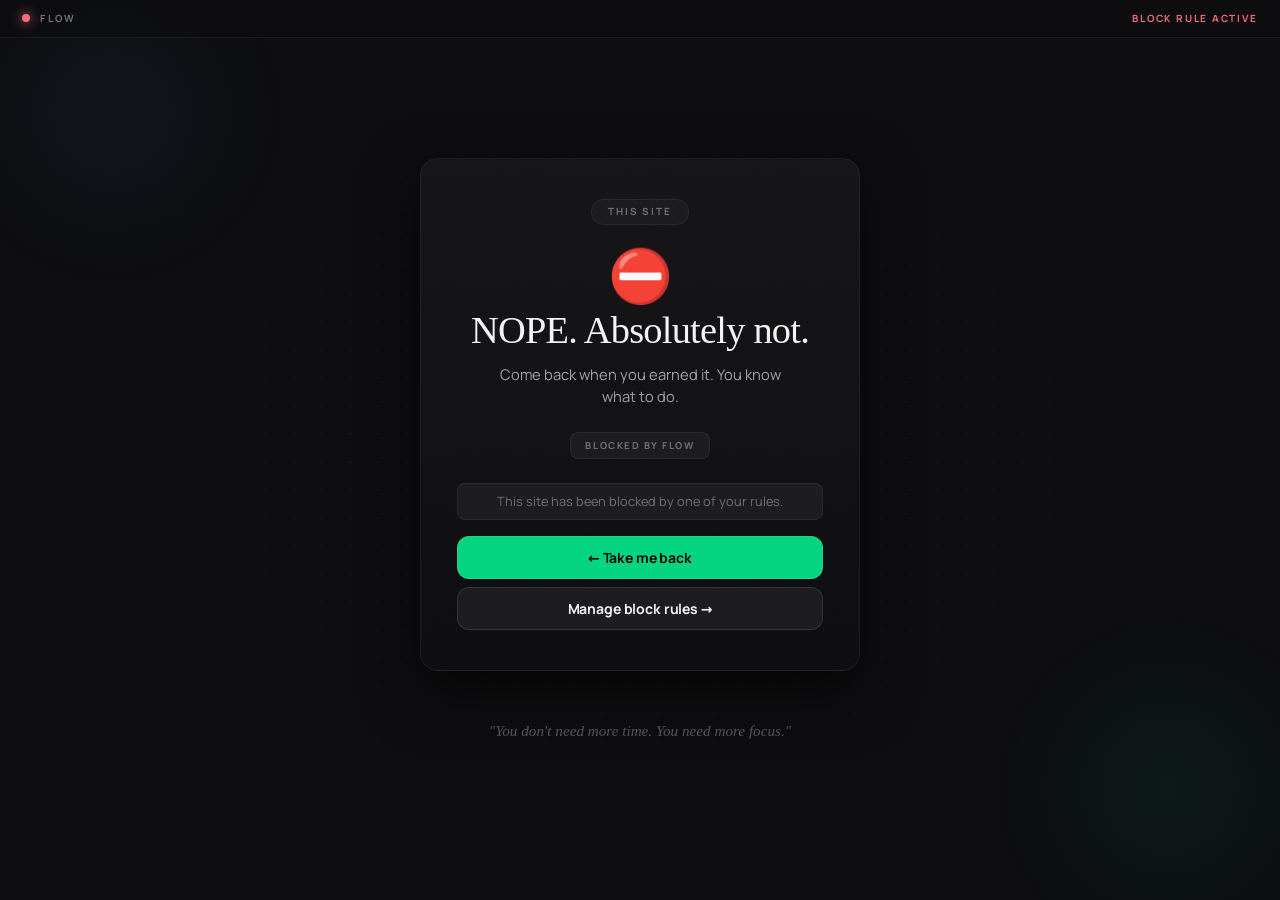
<file: blocked/index.html>
<!DOCTYPE html>
<html lang="en">
<head>
<meta charset="UTF-8"/>
<title>Blocked — Flow</title>
<link rel="stylesheet" href="../global.css">
<style>
body{min-height:100vh;display:flex;flex-direction:column;align-items:center;justify-content:center;padding:2rem;position:relative}
body::before{content:"";position:fixed;inset:0;background-image:radial-gradient(circle,rgba(255,255,255,.035) 1px,transparent 1px);background-size:28px 28px;pointer-events:none;mask-image:radial-gradient(ellipse at center, black 30%, transparent 75%)}
.bar{position:fixed;top:0;left:0;right:0;display:flex;align-items:center;justify-content:space-between;padding:.7rem 1.4rem;border-bottom:1px solid var(--bd);background:color-mix(in srgb,var(--bg) 88%, transparent);backdrop-filter:blur(12px);z-index:10}
.pulse{width:8px;height:8px;border-radius:50%;background:var(--red);animation:p 1.5s infinite;box-shadow:0 0 12px var(--red)}
@keyframes p{0%,100%{opacity:1}50%{opacity:.35}}
.brand{font-size:.62rem;color:var(--tx3);letter-spacing:.22em;font-family:'Manrope',sans-serif;font-weight:700}
.bar-reason{font-size:.62rem;color:var(--red);letter-spacing:.18em;text-transform:uppercase;font-weight:700}
.card{position:relative;z-index:1;width:100%;max-width:440px;padding:2.5rem 2.25rem;text-align:center;box-shadow:var(--shadow-lg);background:linear-gradient(180deg, var(--bg2), var(--bg))}
.pill{display:inline-block;font-size:.62rem;letter-spacing:.18em;color:var(--tx3);text-transform:uppercase;background:var(--bg3);border:1px solid var(--bd);border-radius:999px;padding:.3rem 1rem;margin-bottom:1.5rem;font-family:'Manrope',sans-serif;font-weight:700}
.emoji{font-size:3.25rem;margin-bottom:.6rem;line-height:1;animation:scale-in .5s cubic-bezier(.16,1,.3,1)}
h1{font-family:var(--display-font);font-size:2.4rem;font-weight:400;letter-spacing:-.02em;line-height:1.05;margin-bottom:.75rem;color:var(--tx)}
h1 em{font-style:italic;color:var(--green)}
.sub{font-size:.92rem;color:var(--tx2);line-height:1.55;margin-bottom:1.5rem;max-width:34ch;margin-left:auto;margin-right:auto}
.badge{display:inline-block;font-size:.6rem;letter-spacing:.16em;text-transform:uppercase;padding:.35rem .9rem;border-radius:8px;margin-bottom:1.5rem;background:var(--bg3);border:1px solid var(--bd);color:var(--tx3);font-weight:700}
.badge.time_limit{background:var(--red-bg);border-color:var(--red-bd);color:var(--red)}
.badge.schedule{background:var(--amber-bg);border-color:var(--amber-bd);color:var(--amber)}
.badge.instant{background:var(--red-bg);border-color:var(--red-bd);color:var(--red)}
.btn-back{display:block;width:100%;margin-bottom:.5rem}
.btn-set{display:block;width:100%}
.quote{margin-top:2rem;z-index:1;position:relative;font-family:var(--display-font);font-style:italic;font-size:.95rem;color:var(--tx4);max-width:340px;line-height:1.55;text-align:center}
.gl{position:fixed;pointer-events:none;z-index:0}
.gl1{bottom:-4rem;right:-4rem;width:22rem;height:22rem;background:radial-gradient(circle,rgba(5,213,129,.06),transparent 70%)}
.gl2{top:-4rem;left:-4rem;width:22rem;height:22rem;background:radial-gradient(circle,rgba(92,156,252,.05),transparent 70%)}
  .rule-detail{font-size:.8rem;color:var(--tx3);margin-bottom:1rem;padding:.5rem .9rem;background:var(--bg3);border-radius:8px;border:1px solid var(--bd)}
  .prod-suggestion{font-size:.82rem;color:var(--tx2);margin-bottom:1rem;display:none}
  .prod-link{color:var(--green);font-weight:700;text-decoration:none}
  .prod-link:hover{text-decoration:underline}

</style>
</head>
<body>
<div class="bar">
  <div style="display:flex;align-items:center;gap:10px"><div class="pulse"></div><span class="brand">FLOW</span></div>
  <span id="bar-reason" class="bar-reason"></span>
</div>
<div class="card scale-in">
  <div class="pill" id="domain-pill">this site</div>
  <div class="emoji" id="emoji">⛔</div>
  <h1 id="headline">Not <em>today.</em></h1>
  <p class="sub" id="sub">You blocked this. Past-you was smarter than you right now.</p>
  <div class="badge" id="badge">Blocked by Flow</div>
  <div class="rule-detail" id="rule-detail"></div>
    <div class="prod-suggestion" id="productive-suggestion"></div>
    <button class="bp btn-back" id="btn-back">← Take me back</button>

  <button class="bs btn-set" id="btn-set">Manage block rules →</button>
</div>
<p class="quote">"Discipline is choosing between what you want now and what you want most."</p>
<div class="gl gl1"></div>
<div class="gl gl2"></div>
<script src="../src/lib/constants.js"></script>
<script src="blocked.js"></script>
</body>
</html>
</file>
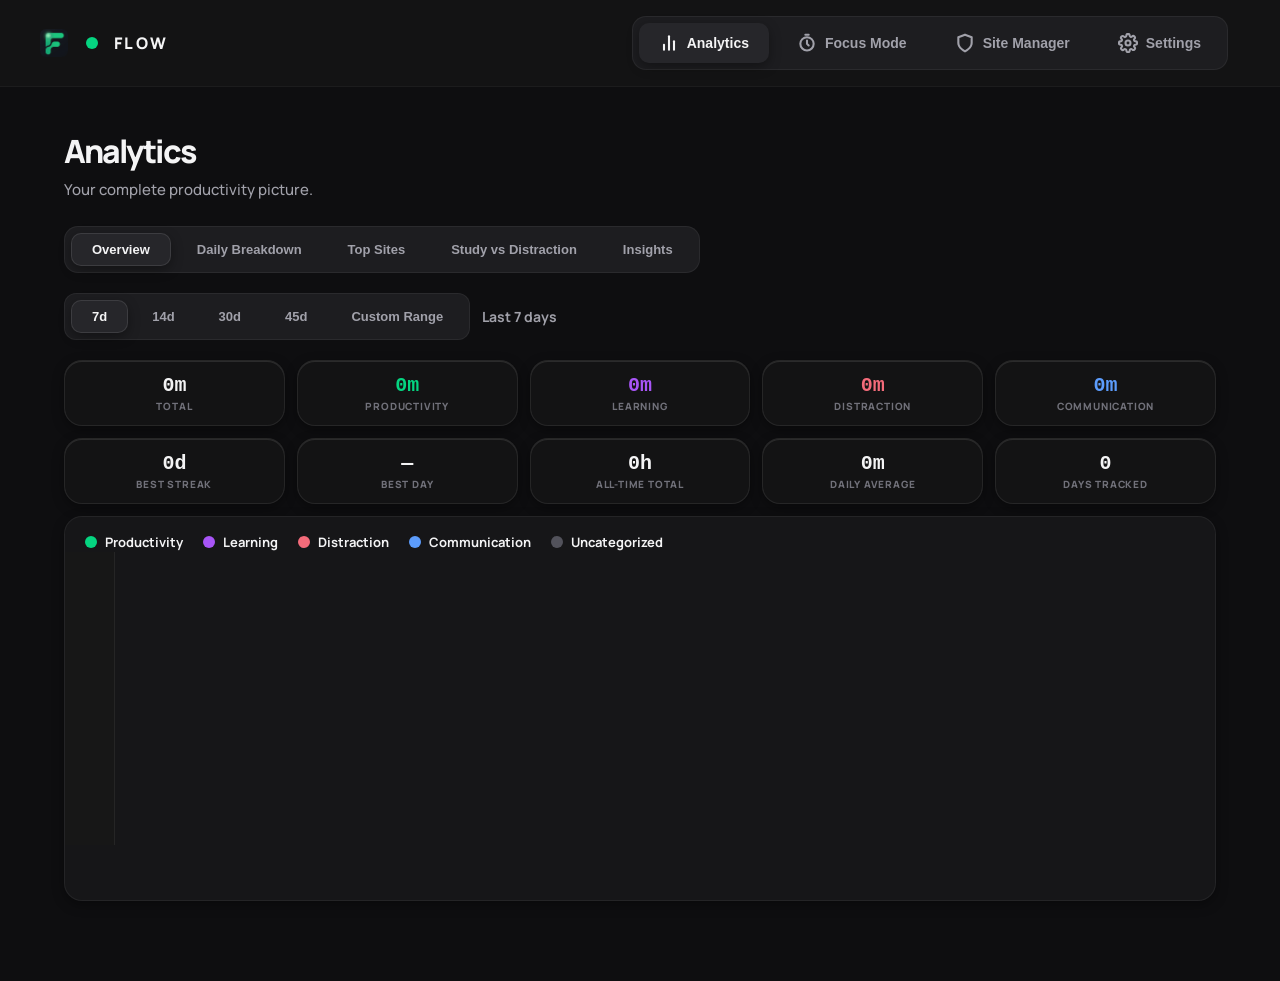
<file: dashboard/index.html>
<!DOCTYPE html>
<html lang="en" data-os-theme="nothing">

<head>
  <meta charset="UTF-8" />
  <meta name="viewport" content="width=device-width,initial-scale=1" />
  <title>Flow Dashboard</title>

  <link rel="icon" id="dynamic-favicon" href="../icons/icon128.png">

  <link rel="stylesheet" href="../global.css">
  <link rel="stylesheet" href="dashboard.css">
</head>

<body>
  <div class="cinematic-bg"></div>

  <nav class="navbar">
    <div class="nav-container">
      <div class="brand">
        <img src="../icons/icon128.png" alt="Logo" style="width:28px;height:28px;border-radius:6px;">
        <div class="bdot" id="sfd" style="margin-left:6px;"></div>
        <span class="bname" style="margin-left:4px;">Flow</span>
      </div>
      <div class="nav-links">
        <button class="ni act" data-tab="analytics">
          <span class="nic"><svg xmlns="http://www.w3.org/2000/svg" width="20" height="20" viewBox="0 0 24 24"
              fill="none" stroke="currentColor" stroke-width="2.5" stroke-linecap="round" stroke-linejoin="round">
              <line x1="18" y1="20" x2="18" y2="10"></line>
              <line x1="12" y1="20" x2="12" y2="4"></line>
              <line x1="6" y1="20" x2="6" y2="14"></line>
            </svg></span>
          <span>Analytics</span>
        </button>
        <button class="ni" data-tab="focus">
          <span class="nic"><svg xmlns="http://www.w3.org/2000/svg" width="20" height="20" viewBox="0 0 24 24"
              fill="none" stroke="currentColor" stroke-width="2.5" stroke-linecap="round" stroke-linejoin="round">
              <circle cx="12" cy="13" r="8"></circle>
              <path d="M12 9v4l2 2"></path>
              <line x1="10" y1="2" x2="14" y2="2"></line>
            </svg></span>
          <span>Focus Mode</span>
        </button>
        <button class="ni" data-tab="sitemanager">
          <span class="nic"><svg xmlns="http://www.w3.org/2000/svg" width="20" height="20" viewBox="0 0 24 24"
              fill="none" stroke="currentColor" stroke-width="2.5" stroke-linecap="round" stroke-linejoin="round">
              <path d="M12 22s8-4 8-10V5l-8-3-8 3v7c0 6 8 10 8 10z"></path>
            </svg></span>
          <span>Site Manager</span>
        </button>
        <button class="ni" data-tab="settings">
          <span class="nic"><svg xmlns="http://www.w3.org/2000/svg" width="20" height="20" viewBox="0 0 24 24"
              fill="none" stroke="currentColor" stroke-width="2.5" stroke-linecap="round" stroke-linejoin="round">
              <circle cx="12" cy="12" r="3"></circle>
              <path
                d="M19.4 15a1.65 1.65 0 0 0 .33 1.82l.06.06a2 2 0 0 1-2.83 2.83l-.06-.06a1.65 1.65 0 0 0-1.82-.33 1.65 1.65 0 0 0-1 1.51V21a2 2 0 0 1-4 0v-.09A1.65 1.65 0 0 0 9 19.4a1.65 1.65 0 0 0-1.82.33l-.06.06a2 2 0 0 1-2.83-2.83l.06-.06A1.65 1.65 0 0 0 4.68 15a1.65 1.65 0 0 0-1.51-1H3a2 2 0 0 1 0-4h.09A1.65 1.65 0 0 0 4.6 9a1.65 1.65 0 0 0-.33-1.82l-.06-.06a2 2 0 0 1 2.83-2.83l.06.06A1.65 1.65 0 0 0 9 4.68a1.65 1.65 0 0 0 1-1.51V3a2 2 0 0 1 4 0v.09a1.65 1.65 0 0 0 1 1.51 1.65 1.65 0 0 0 1.82-.33l.06-.06a2 2 0 0 1 2.83 2.83l-.06.06A1.65 1.65 0 0 0 19.4 9a1.65 1.65 0 0 0 1.51 1H21a2 2 0 0 1 0 4h-.09a1.65 1.65 0 0 0-1.51 1z">
              </path>
            </svg></span>
          <span>Settings</span>
        </button>
      </div>
    </div>
  </nav>

  <div id="pcOverlay" class="overlay hide" style="z-index: 100000;">
    <div class="card" style="text-align:center;min-width:380px;padding:40px;">
      <div style="font-size:3.5rem;margin-bottom:16px">🔒</div>
      <div id="pc-title" style="font-size:24px;font-weight:800;margin-bottom:8px">Settings Locked</div>
      <div id="pc-desc" style="font-size:15px;color:var(--tx2);margin-bottom:32px">Enter your 6-digit PIN to continue
      </div>
      <div class="pdots" id="pdots" style="display:flex;justify-content:center;gap:16px;margin-bottom:32px">
        <span></span><span></span><span></span><span></span><span></span><span></span>
      </div>
      <div style="display:grid;grid-template-columns:repeat(3,1fr);gap:12px;max-width:280px;margin:0 auto">
        <button class="bs pk" data-n="1">1</button><button class="bs pk" data-n="2">2</button><button class="bs pk"
          data-n="3">3</button>
        <button class="bs pk" data-n="4">4</button><button class="bs pk" data-n="5">5</button><button class="bs pk"
          data-n="6">6</button>
        <button class="bs pk" data-n="7">7</button><button class="bs pk" data-n="8">8</button><button class="bs pk"
          data-n="9">9</button>
        <button class="bs pk" id="pclr">⌫</button><button class="bs pk" data-n="0">0</button><button class="bp pk"
          id="pcok">OK</button>
      </div>
      <div class="hide" id="pcerr" style="font-size:14px;color:var(--red);margin-top:16px;font-weight:700">Incorrect PIN
        — try again</div>
      <div style="display:flex; justify-content:center; margin-top:16px;">
        <button class="bs hide" id="pccancel" style="width:100%; max-width:280px;">Cancel</button>
      </div>
    </div>
  </div>

  <main class="main">
    <section class="tab act" id="tab-analytics">
      <div class="ph">
        <div>
          <h1 class="ptit">Analytics</h1>
          <p class="pdesc" id="analytics-page-header-desc">Your complete productivity picture.</p>
        </div>
      </div>
      <div class="view-tabs">
        <button class="vtab act" data-atab="overview">Overview</button>
        <button class="vtab" data-atab="daily">Daily Breakdown</button>
        <button class="vtab" data-atab="topsites">Top Sites</button>
        <button class="vtab" data-atab="trend">Study vs Distraction</button>
        <button class="vtab" data-atab="insights">Insights</button>
      </div>

      <div id="atab-overview">
        <div style="display:flex;align-items:center;gap:12px;margin-bottom:20px;flex-wrap:wrap">
          <div
            style="display:flex;gap:4px;background:var(--bg3);border-radius:12px;padding:6px;border:1px solid var(--bd)">
            <button class="vtab act" data-range="7">7d</button>
            <button class="vtab" data-range="14">14d</button>
            <button class="vtab" data-range="30">30d</button>
            <button class="vtab" data-range="45">45d</button>
            <button class="vtab" data-range="custom" id="ov-custom-btn">Custom Range</button>
          </div>
          <span id="ov-range-lbl" style="font-size:14px;color:var(--tx2);font-weight:700;margin-right:auto">Last 7
            days</span>
        </div>
        <div id="ov-custom-panel"
          style="display:none;background:var(--bg3);border:1px solid var(--bd);border-radius:12px;padding:12px 16px;margin-bottom:16px;align-items:center;gap:12px;flex-wrap:wrap">
          <span
            style="font-size:12px;font-weight:800;color:var(--tx2);text-transform:uppercase;letter-spacing:1px">From</span>
          <input type="date" id="ov-from"
            />
          <span
            style="font-size:12px;font-weight:800;color:var(--tx2);text-transform:uppercase;letter-spacing:1px">To</span>
          <input type="date" id="ov-to"
            />
          <button id="ov-apply" class="vtab act" style="font-weight:800">Apply</button>
        </div>

        <div class="compact-grid">
          <div class="ac">
            <div class="acv w" id="an-total">0m</div>
            <div class="aclbl">Total</div>
          </div>
          <div class="ac">
            <div class="acv g" id="an-prod">0m</div>
            <div class="aclbl">Productivity</div>
          </div>
          <div class="ac">
            <div class="acv a" id="an-lrn" style="color:var(--purple)">0m</div>
            <div class="aclbl">Learning</div>
          </div>
          <div class="ac">
            <div class="acv r" id="an-dist">0m</div>
            <div class="aclbl">Distraction</div>
          </div>
          <div class="ac">
            <div class="acv b" id="an-comms">0m</div>
            <div class="aclbl">Communication</div>
          </div>

          <div class="at-card">
            <div class="at-val" id="an-bs">0d</div>
            <div class="at-lbl">Best streak</div>
          </div>
          <div class="at-card">
            <div class="at-val" id="an-bd">—</div>
            <div class="at-lbl">Best day</div>
          </div>
          <div class="at-card">
            <div class="at-val" id="at-total">0h</div>
            <div class="at-lbl">All-time total</div>
          </div>
          <div class="at-card">
            <div class="at-val" id="at-daily-avg">0m</div>
            <div class="at-lbl">Daily average</div>
          </div>
          <div class="at-card">
            <div class="at-val" id="at-days">0</div>
            <div class="at-lbl">Days tracked</div>
          </div>
        </div>

        <div class="chart-container" style="margin-bottom:40px">
          <div class="chart-hdr">
            <div class="chart-toggles" id="ov-toggles">
              <label class="chart-tog-lbl"><input type="checkbox" id="tog-ov-prod" checked><span class="chart-tog-dot"
                  style="background:var(--green)"></span><span class="chart-tog-text">Productivity</span></label>
              <label class="chart-tog-lbl"><input type="checkbox" id="tog-ov-lrn" checked><span class="chart-tog-dot"
                  style="background:var(--purple)"></span><span class="chart-tog-text">Learning</span></label>
              <label class="chart-tog-lbl"><input type="checkbox" id="tog-ov-dist" checked><span class="chart-tog-dot"
                  style="background:var(--red)"></span><span class="chart-tog-text">Distraction</span></label>
              <label class="chart-tog-lbl"><input type="checkbox" id="tog-ov-comm" checked><span class="chart-tog-dot"
                  style="background:var(--blue)"></span><span class="chart-tog-text">Communication</span></label>
              <label class="chart-tog-lbl"><input type="checkbox" id="tog-ov-unc" checked><span class="chart-tog-dot"
                  style="background:var(--tx4)"></span><span class="chart-tog-text">Uncategorized</span></label>
            </div>
          </div>
          <div class="chart-wrapper">
            <div id="ov-y-axis" class="y-axis"></div>
            <div class="chart-scroll" id="ov-scroll"><canvas id="ov-chart" height="340"></canvas></div>
          </div>
        </div>
      </div>

      <div id="atab-daily" style="display:none">
        <div
          style="display:flex;gap:4px;background:var(--bg3);border-radius:12px;padding:6px;border:1px solid var(--bd);margin-bottom:16px;width:fit-content;align-items:center;flex-wrap:wrap">
          <button class="vtab act" data-dailyrange="7">7d</button>
          <button class="vtab" data-dailyrange="14">14d</button>
          <button class="vtab" data-dailyrange="30">30d</button>
          <button class="vtab" data-dailyrange="custom" id="db-custom-btn">Custom Range</button>
        </div>
        <div id="db-custom-panel"
          style="display:none;background:var(--bg3);border:1px solid var(--bd);border-radius:12px;padding:12px 16px;margin-bottom:16px;align-items:center;gap:12px;flex-wrap:wrap">
          <span
            style="font-size:12px;font-weight:800;color:var(--tx2);text-transform:uppercase;letter-spacing:1px">From</span>
          <input type="date" id="db-from"
            />
          <span
            style="font-size:12px;font-weight:800;color:var(--tx2);text-transform:uppercase;letter-spacing:1px">To</span>
          <input type="date" id="db-to"
            />
          <button id="db-apply" class="vtab act" style="font-weight:800">Apply</button>
        </div>
        <div id="daily-breakdown-list">
          <div class="empty">
            <p>Loading...</p>
          </div>
        </div>
      </div>

      <div id="atab-topsites" style="display:none">
        <!-- FF v6.18: Search box for Top Sites (Problem 19) -->
        <div style="margin-bottom:16px;">
          <input type="text" id="top-sites-search" class="ff-search" placeholder="Search sites…" autocomplete="off">
        </div>
        <div
          style="display:flex;gap:4px;background:var(--bg3);border-radius:12px;padding:6px;border:1px solid var(--bd);margin-bottom:24px;width:fit-content">
          <button class="vtab act" data-siterange="7">7 days</button>
          <button class="vtab" data-siterange="30">30 days</button>
          <button class="vtab" data-siterange="all">All time</button>
        </div>
        <div class="card" style="padding:0">
          <div class="lhdr"
            style="grid-template-columns: minmax(180px, 1.3fr) 60px 150px 75px 75px; padding:16px 20px; gap: 8px;">
            <span>Domain</span><span style="text-align:left; margin-left: -20px;">Actions</span><span
              style="margin-left: 22px;">Category</span><span style="text-align:center">Total</span><span
              style="text-align:center">Avg/Day</span></div>
          <div id="top-sites" style="display:flex; flex-direction:column; width:100%;">
            <div class="ff-loading">Loading sites…</div>
          </div>
        </div>
      </div>

      <div id="atab-trend" style="display:none">
        <div
          style="display:flex;gap:4px;background:var(--bg3);border-radius:12px;padding:6px;border:1px solid var(--bd);margin-bottom:20px;width:fit-content">
          <button class="vtab act" data-trendrange="7">7d</button>
          <button class="vtab" data-trendrange="14">14d</button>
          <button class="vtab" data-trendrange="30">30d</button>
          <button class="vtab" data-trendrange="45">45d</button>
          <button class="vtab" data-trendrange="custom" id="trend-custom-btn">Custom Range</button>
        </div>
        <div id="trend-custom-panel"
          style="display:none;background:var(--bg3);border:1px solid var(--bd);border-radius:12px;padding:12px 16px;margin-bottom:16px;align-items:center;gap:12px;flex-wrap:wrap">
          <span
            style="font-size:12px;font-weight:800;color:var(--tx2);text-transform:uppercase;letter-spacing:1px">From</span>
          <input type="date" id="trend-from"
            />
          <span
            style="font-size:12px;font-weight:800;color:var(--tx2);text-transform:uppercase;letter-spacing:1px">To</span>
          <input type="date" id="trend-to"
            />
          <button id="trend-apply" class="vtab act" style="font-weight:800">Apply</button>
        </div>
        <div class="compact-grid" style="grid-template-columns:repeat(3,1fr)">
          <div class="at-card" style="border-color:var(--green-bd)">
            <div class="at-val" style="color:var(--green)" id="trend-study-total">0h</div>
            <div class="at-lbl">Total Work/Study</div>
          </div>
          <div class="at-card" style="border-color:var(--red-bd)">
            <div class="at-val" style="color:var(--red)" id="trend-dist-total">0h</div>
            <div class="at-lbl">Total Distraction</div>
          </div>
          <div class="at-card">
            <div class="at-val" id="trend-ratio">—</div>
            <div class="at-lbl">Productivity Ratio</div>
          </div>
        </div>

        <div class="chart-container">
          <div class="chart-hdr">
            <div class="chart-toggles" id="trend-toggles">
              <label class="chart-tog-lbl"><input type="checkbox" id="tog-trend-prod" checked><span
                  class="chart-tog-dot" style="background:var(--green)"></span><span
                  class="chart-tog-text">Productivity</span></label>
              <label class="chart-tog-lbl"><input type="checkbox" id="tog-trend-lrn" checked><span class="chart-tog-dot"
                  style="background:var(--purple)"></span><span class="chart-tog-text">Learning</span></label>
              <label class="chart-tog-lbl"><input type="checkbox" id="tog-trend-comm" checked><span
                  class="chart-tog-dot" style="background:var(--blue)"></span><span
                  class="chart-tog-text">Communication</span></label>
              <label class="chart-tog-lbl"><input type="checkbox" id="tog-trend-dist" checked><span
                  class="chart-tog-dot" style="background:var(--red)"></span><span
                  class="chart-tog-text">Distraction</span></label>
              <label class="chart-tog-lbl"><input type="checkbox" id="tog-trend-unc" checked><span class="chart-tog-dot"
                  style="background:var(--tx4)"></span><span class="chart-tog-text">Uncategorized</span></label>
            </div>
          </div>
          <div class="chart-wrapper">
            <div id="trend-y-axis" class="y-axis"></div>
            <div class="chart-scroll" id="trend-scroll"><canvas id="trend-chart" height="340"></canvas></div>
          </div>
        </div>
      </div>

      <div id="atab-insights" style="display:none">
        <div class="compact-grid" style="grid-template-columns:repeat(2,1fr);margin-bottom:24px">
          <div class="at-card" style="border-color:var(--green-bd)">
            <div class="at-val" style="color:var(--green)" id="ins-good-days">0</div>
            <div class="at-lbl">Good Days (365d)</div>
          </div>
          <div class="at-card" style="border-color:var(--red-bd)">
            <div class="at-val" style="color:var(--red)" id="ins-wasted-days">0</div>
            <div class="at-lbl">Wasted (365d)</div>
          </div>
        </div>
        <div class="card" style="padding:24px">
          <div
            style="display:flex;justify-content:space-between;align-items:center;margin-bottom:16px;flex-wrap:wrap;gap:12px">
            <div>
              <div class="ctit" style="margin:0">365-Day Consistency</div>
              <div style="font-size:12px;color:var(--tx3);margin-top:4px">Each square is one day. Greener = more focus
                time. Red = wasted day.</div>
            </div>
            <!-- FF v6.18: made legend look like a clickable button (Problem 8) -->
            <div id="heatmap-legend" title="Click to customize thresholds" style="cursor:pointer;display:flex;align-items:center;gap:8px;font-size:11px;
                      color:var(--tx3);font-weight:700;text-transform:uppercase;letter-spacing:1px;
                      background:var(--bg3);border:1px solid var(--bd);border-radius:99px;
                      padding:6px 12px;transition:all .2s ease;white-space:nowrap;">
              <span>⚙️</span>
              <span>Less</span>
              <span style="display:inline-block;width:10px;height:10px;background:var(--bg4);border-radius:3px"></span>
              <span
                style="display:inline-block;width:10px;height:10px;background:rgba(5,213,129,0.3);border-radius:3px"></span>
              <span
                style="display:inline-block;width:10px;height:10px;background:rgba(5,213,129,0.55);border-radius:3px"></span>
              <span
                style="display:inline-block;width:10px;height:10px;background:rgba(5,213,129,0.8);border-radius:3px"></span>
              <span style="display:inline-block;width:10px;height:10px;background:#05D581;border-radius:3px"></span>
              <span>More</span>
              <span
                style="margin-left:8px;display:inline-block;width:10px;height:10px;background:#F46B7A;border-radius:3px"></span>
              <span>Wasted</span>
            </div>
          </div>
          <div id="heatmap-wrap" style="overflow-x:auto; position:relative;">
            <div id="heatmap-loading" class="ff-loading" style="padding:40px 0;">Building heatmap…</div>
            <canvas id="heatmap-canvas" style="display:none"></canvas>
          </div>
        </div>
        <div class="compact-grid" style="grid-template-columns:repeat(2,1fr);margin-top:24px">
          <div class="card" style="padding:20px">
            <div class="ctit" style="margin-bottom:8px">Weekday vs Weekend</div>
            <div id="ins-wkd-split" style="font-size:14px;color:var(--tx2);font-weight:600;line-height:1.6">—</div>
          </div>
          <div class="card" style="padding:20px">
            <div class="ctit" style="margin-bottom:8px">Most Productive Day</div>
            <div id="ins-best-dow" style="font-size:14px;color:var(--tx2);font-weight:600;line-height:1.6">—</div>
          </div>
        </div>
      </div>
    </section>

    <section class="tab" id="tab-focus">
      <div class="ph">
        <div>
          <h1 class="ptit">Focus Mode</h1>
          <p class="pdesc">Lock in, track goals, and build your streak.</p>
        </div>
      </div>
      <div class="focus-layout" style="display:grid; grid-template-columns: 1.2fr 1fr; gap: 24px; align-items: start;">
        <!-- COLUMN 1: Merged Start Focus & Preset Buttons -->
        <div class="ff-col" style="display:flex; flex-direction:column; gap:24px;">
          <div class="card merged-focus-card"
            style="margin:0; padding:32px; display:grid; grid-template-columns:240px 1fr; gap:40px; align-items:start;">
            <!-- LEFT COLUMN: Timer & Core Actions -->
            <div style="display:flex; flex-direction:column; align-items:center; gap:20px; width:240px;">
              <!-- Circular SVG Timer -->
              <div style="position:relative;width:240px;height:240px;margin-bottom:8px;">
                <svg width="240" height="240" viewBox="0 0 240 240" style="transform:rotate(-90deg)">
                  <circle cx="120" cy="120" r="106" fill="none" stroke="var(--bg4)" stroke-width="16" />
                  <circle id="frf" cx="120" cy="120" r="106" fill="none" stroke="var(--green)" stroke-width="16"
                    stroke-linecap="round" stroke-dasharray="666" stroke-dashoffset="666"
                    style="transition:stroke-dashoffset .6s, stroke .3s;" />
                </svg>
                <div
                  style="position:absolute;inset:0;display:flex;flex-direction:column;align-items:center;justify-content:center;gap:6px">
                  <div id="fpb"
                    style="font-size:14px;letter-spacing:.15em;text-transform:uppercase;color:var(--green);font-weight:800">
                    Work</div>
                  <div id="ftb" class="fr-time" style="font-size:48px;font-weight:800;color:var(--tx)">25:00</div>
                  <div id="fcyc" style="font-size:15px;color:var(--tx2);font-weight:700">0 cycles</div>
                </div>
              </div>

              <!-- Main Focus Controls stacked premiums -->
              <div style="display:flex; flex-direction:column; gap:12px; width:100%;">
                <!-- Row 1: Primary actions (Full-width) -->
                <div style="width:100%;">
                  <button id="btn-fs" class="bp" style="width:100%; padding:16px; font-size:16px;">▶ Start
                    Focus</button>
                  <button id="btn-fp" class="bs" style="display:none; width:100%; padding:16px; font-size:15px;">⏸
                    Pause</button>
                </div>
                <!-- Row 2: Secondary actions (Stop & Skip, side-by-side) -->
                <div id="focus-sec-actions" style="display:flex; gap:12px; width:100%;">
                  <button id="btn-fst" class="bd-btn" style="display:none; flex:1; padding:16px; font-size:15px;">■
                    Stop</button>
                  <button id="btn-skip" class="bs skip" style="display:none; flex:1; padding:16px; font-size:15px;">⏭
                    Skip</button>
                </div>
              </div>
            </div>

            <!-- RIGHT COLUMN: Presets & Schedules -->
            <div style="display:flex; flex-direction:column; gap:24px;">
              <!-- Preset Quick-Switch Cards -->
              <div style="width:100%;">
                <div
                  style="font-size:11px; font-weight:800; letter-spacing:.1em; text-transform:uppercase; color:var(--tx3); margin-bottom:12px;">
                  Quick Presets</div>
                <div id="preset-quick-switches"
                  style="display:grid; grid-template-columns: repeat(auto-fit, minmax(130px, 1fr)); gap:12px; width:100%;">
                </div>
              </div>

              </div>

              <!-- Schedules List (Spanning both columns) -->
              <div style="grid-column: 1 / -1; width:100%; border-top:1px solid var(--bd); padding-top:24px; margin-top:8px;">
                <div style="font-size:11px; font-weight:800; letter-spacing:.1em; text-transform:uppercase; color:var(--tx3); margin-bottom:12px;">Focus Schedules</div>
                <div id="focus-schedules-list" style="display:flex;flex-direction:column;gap:8px;width:100%;"></div>
              </div>


          </div>
        </div>

        <!-- COLUMN 2: Goals & Streak and History -->
        <div class="ff-col" style="display:flex; flex-direction:column; gap:24px;">
          <!-- Goals & Streak Card -->
          <div class="card" style="margin:0;">
            <div class="ctit" style="display:flex; align-items:center; width:100%;">
              <span>Goals & Streak</span>
              <span class="streak-badge" id="streak-badge"
                style="display:none; margin-left:auto; font-size:13px; font-weight:800; padding:4px 10px; border-radius:99px; border:1px solid transparent;"></span>
            </div>
            <div class="trow" style="padding-bottom:16px">
              <div>
                <div class="tlbl" style="font-size:14px">Weekly Goal (hrs)</div>
              </div>
              <input type="number" id="weekly-goal-input" class="num inp" min="0" max="168" value="0"
                style="width:80px" />
            </div>
            <div class="trow" style="padding-bottom:16px">
              <div>
                <div class="tlbl" style="font-size:14px">Daily Streak Min (m)</div>
              </div>
              <input type="number" id="streak-min-input" class="num inp" min="5" max="240" value="30"
                style="width:80px" />
            </div>
            <div class="trow" style="padding-bottom:16px">
              <div>
                <div class="tlbl" style="font-size:14px">Start Week On</div>
              </div>
              <select id="week-start-select" class="sel" style="width:100px; padding:6px; background:var(--bg3); border:1px solid var(--bd); color:var(--tx); border-radius:8px; outline:none;">
                <option value="mon">Monday</option>
                <option value="sun">Sunday</option>
              </select>
            </div>

            <div class="c-checkbox-group" style="margin-bottom:16px; display:grid; grid-template-columns:1fr; gap:8px;">
              <div
                style="font-size:11px; font-weight:800; color:var(--tx3); text-transform:uppercase; margin-bottom:4px; grid-column:1/-1; letter-spacing:0.08em;">
                Count Towards Goals</div>
              <label class="goal-cb-lbl"><input type="checkbox" class="goal-cb-cat" value="productivity"> 💻
                Productivity</label>
              <label class="goal-cb-lbl"><input type="checkbox" class="goal-cb-cat" value="learning"> 📚
                Learning</label>
              <label class="goal-cb-lbl"><input type="checkbox" class="goal-cb-cat" value="communication"> 💬
                Communication</label>
            </div>

            <button class="bs" id="btn-save-goals" style="width:100%;margin-bottom:16px">Save Goals</button>
            <div id="goal-preview"
              style="padding:16px;background:var(--bg3);border-radius:12px;border:1px solid var(--bd)">
              <div style="display:flex;align-items:center;justify-content:space-between;margin-bottom:12px"><span
                  style="font-size:13px;font-weight:700;color:var(--tx)">Week Progress</span><span class="goal-pct"
                  style="font-size:14px;font-weight:800;color:var(--green)" id="goal-preview-pct">—</span></div>
              <div style="height:10px;background:var(--bg4);border-radius:99px;overflow:hidden;margin-bottom:12px">
                <div id="goal-preview-bar"
                  style="height:100%;border-radius:99px;background:var(--green);width:0%;transition:width .5s ease;">
                </div>
              </div>
              <div style="display:flex;justify-content:space-between;font-size:12px;font-weight:600;color:var(--tx3)">
                <span id="goal-preview-done">0h 0m done</span><span id="goal-preview-left">No goal</span></div>
            </div>
          </div>

          <!-- History Card -->
          <div class="card ff-history-card" style="margin:0; display:flex; flex-direction:column;">
            <div class="ctit" style="justify-content:space-between"><span>History</span><button class="bic del"
                id="btn-clear-history" title="Clear History" style="width:28px;height:28px;font-size:12px">✕</button>
            </div>
            <div class="history-scroll" id="history-list">
              <div class="empty" style="padding:40px 10px">
                <div style="font-size:2rem;margin-bottom:12px">📝</div>
                <p>No focus sessions yet.</p>
              </div>
            </div>
          </div>
        </div>
      </div>
    </section>

    <section class="tab" id="tab-sitemanager">
      <div class="ph">
        <div>
          <h1 class="ptit">Site Manager</h1>
          <p class="pdesc">Tag sites for analytics, or block them entirely.</p>
        </div>
      </div>

      <div class="card" style="margin-bottom:32px; border-top:4px solid var(--blue)">
        <div class="ctit">
          <span>Rule Manager</span>
        </div>

        <div style="display:flex; justify-content:space-between; align-items:flex-end; gap:12px; margin-bottom:12px; flex-wrap:wrap;">
            <div style="display:flex; gap:12px; align-items:flex-end; flex:1;">
              <div style="flex:1; max-width:250px;">
                <label class="slbl" style="margin-bottom:6px; display:block; font-size:12px; padding-left:4px;">Domain Name</label>
                <input type="text" id="quick-domain" class="inp" placeholder="e.g. reddit.com" autocomplete="off" />
              </div>
              <div style="flex:1; max-width:250px;">
                <label class="slbl" style="margin-bottom:6px; display:block; font-size:12px; padding-left:4px;">Redirect To (Optional)</label>
                <input type="text" id="quick-redir" class="inp" placeholder="e.g. pw.live" autocomplete="off" />
              </div>
              <div style="display:flex; gap:8px; align-items:center;">
                <button class="bp" id="btn-open-add-modal" style="font-size:13px; padding:10px 16px;">+ Add New Rule</button>
                <button class="bs" id="btn-bulk-edit" style="padding:10px 16px;font-size:13px;">Bulk Edit</button>
              </div>
            </div>
            <input type="text" id="rules-search" class="ff-search" placeholder="Search rules…" autocomplete="off" style="flex:1; max-width:240px">
          </div>
        <p style="font-size:12px;color:var(--tx3);font-weight:600;margin:-4px 0 16px;">
          💡 Tip: Click ✎ on any rule to set time limits, schedules, or a cool-down timer.
        </p>

        <div id="bulk-actions" style="display:none; gap:10px; margin-bottom:16px;">
          <button class="bd-btn" id="btn-bulk-delete" style="padding:8px 16px; font-size:13px;">Delete Selected</button>
          <button class="bs" id="btn-bulk-cancel" style="padding:8px 16px; font-size:13px;">Cancel</button>
        </div>

        <div id="combined-list" style="margin-bottom:24px;">
          <div class="lhdr lhdr-rules">
            <span class="bulk-cb" style="visibility:hidden;"></span>
            <span>Domain</span><span style="margin-left:-20px;">Type</span><span style="margin-left:-20px;">Mode</span><span style="margin-left:-20px;">Daily
              Limit</span><span style="margin-left:-20px;">Schedule</span><span></span>
          </div>
          <div class="empty" id="combined-empty">
            <p>No blocking rules yet.</p>
          </div>
          <div id="combined-list-rows" style="max-height:400px; overflow-y:auto; overflow-x:hidden;"></div>
        </div>

        <div class="trow" style="padding-top:16px; padding-bottom:12px; border-top:1px solid var(--bd);">
          <div>
            <div class="tlbl">Free-time hours (no blocking)</div>
          </div>
        </div>
        <div id="free-hours-list" style="display:flex; gap:16px; flex-wrap:wrap; margin-top:16px; margin-bottom:12px;">
        </div>
      </div>

      <div class="card">
        <div class="ctit"
          style="display:flex; justify-content:space-between; align-items:center; flex-wrap:wrap; gap:16px;">
          <span>🔍 Filter by Category</span>
          <div style="display:flex; gap:12px; align-items:center; flex-wrap:wrap;">
            <button class="bp" id="btn-open-tag-modal" style="font-size:12px; padding:6px 12px;">+ Track / Label
              Site</button>
          </div>
        </div>
        <div class="cat-squares" id="cat-squares" style="margin-top:16px;"></div>
        <div id="cat-groups" style="margin-top:32px"></div>
      </div>
    </section>

    <section class="tab" id="tab-settings">
      <div class="ph">
        <div>
          <h1 class="ptit">Settings</h1>
          <p class="pdesc">Customize your Flow experience.</p>
        </div>
        <button class="bp" id="btn-save-set" style="font-size:16px;padding:12px 32px;">Save All Settings</button>
      </div>

      <div class="view-tabs" style="margin-bottom:24px;">
        <button class="vtab act" data-settab="security">Security & System</button>
        <button class="vtab" data-settab="tracking">Tracking & Blocking</button>
      </div>

      <!-- ═══════ SUB-TAB 1: Tracking & Blocking ═══════ -->
      <div id="settab-tracking" style="display:none;">

        <div class="card">
          <div class="ctit">Analytics & Tracking</div>

          <div class="trow" style="border-top:none;padding-top:0">
            <div>
              <div class="tlbl">Show time spent on extension badge</div>
              <div class="tdesc">Displays minutes spent on the current site.</div>
            </div>
            <label class="tog"><input type="checkbox" id="tog-badge" checked /><span class="ttrack"></span></label>
          </div>



          <div class="trow">
            <div>
              <div class="tlbl">Idle Timeout</div>
              <div class="tdesc">Stop tracking time if you stop moving your mouse.</div>
            </div>
            <select id="idle-timeout-sel" class="sel" style="width:200px">
              <option value="30">After 30 seconds</option>
              <option value="60">After 1 minute</option>
              <option value="120">After 2 minutes</option>
              <option value="300">After 5 minutes</option>
            </select>
          </div>

          <div class="trow" style="padding-bottom:12px; flex-direction:column; align-items:flex-start;">
            <div style="width:100%; display:flex; justify-content:space-between; align-items:center;">
              <div>
                <div class="tlbl">Always track (even when idle)</div>
                <div class="tdesc">Sites that always track time even when you walk away (e.g., pw.live)</div>
              </div>
            </div>
            <div style="display:flex; gap:10px; width:100%; margin-top:12px;">
              <input type="text" id="whitelist-inp" class="inp" placeholder="e.g. pw.live" style="flex:1" />
              <button class="bs" id="btn-add-whitelist">+ Add Exception</button>
            </div>
            <div id="whitelist-container"
              style="display:flex; flex-direction:column; gap:8px; width:100%; margin-top:12px;"></div>
          </div>


        </div>

        <div class="card">
          <div class="ctit">Blocking Behavior</div>
          <div class="trow" style="border-top:none;padding-top:0">
            <div>
              <div class="tlbl">Show funny blocked page</div>
            </div><label class="tog"><input type="checkbox" id="tog-fun" checked /><span class="ttrack"></span></label>
          </div>
          <div class="srow" style="margin-top:20px;margin-bottom:20px"><label class="slbl">Custom blocked
              message</label><input type="text" id="block-msg" class="inp" placeholder="e.g. Get back to work!"
              style="max-width:500px" /></div>
          <div class="trow">
            <div>
              <div class="tlbl">Time limit warning before block</div>
              <div class="tdesc">Show a warning this many seconds before a site is blocked.</div>
            </div>
            <div style="display:flex;align-items:center;gap:12px"><input type="number" id="time-warn-secs"
                class="num inp" min="5" max="300" value="60" style="width:72px" title="Seconds before block" /><span
                style="font-size:13px;color:var(--tx2);font-weight:700">sec</span><label class="tog"><input
                  type="checkbox" id="tog-time-warn" checked /><span class="ttrack"></span></label></div>
          </div>
          <div class="trow">
            <div>
              <div class="tlbl">Tab limiter per domain</div>
              <div class="tdesc">Set 0 to disable.</div>
            </div>
            <div style="display:flex;align-items:center;gap:12px"><input type="number" id="tab-limit-input"
                class="num inp" min="0" max="20" value="0" /><span
                style="font-size:15px;color:var(--tx2);font-weight:700">tabs max</span></div>
          </div>

        </div>




      </div><!-- end settab-tracking -->

      <!-- ═══════ SUB-TAB 2: Security & System ═══════ -->
      <div id="settab-security">

        <div class="card">
          <div class="ctit">🔒 Security</div>

          <div
            style="margin-bottom:24px; padding:16px; background:var(--bg3); border-radius:12px; border:1px solid var(--bd);">
            <div class="tlbl" style="margin-bottom:8px">PIN Protection Status: <span id="pin-status-badge"
                style="margin-left:8px; padding:4px 10px; border-radius:99px; font-size:12px; font-weight:800; background:var(--bg4); color:var(--tx2);">🔓
                Not Set</span></div>
          </div>

          <div id="pin-setup-box" class="ar" style="margin-top:20px; display:flex; gap:12px; align-items:center;">
            <input type="password" id="pin1" class="inp num" maxlength="6" placeholder="Set 6-digit PIN"
              style="max-width:180px" />
            <input type="password" id="pin2" class="inp num" maxlength="6" placeholder="Confirm 6-digit PIN"
              style="max-width:180px" />
            <button class="bp" id="btn-pin">Save PIN</button>
          </div>
          <div id="pin-manage-box" class="ar" style="margin-top:20px; display:none; gap:12px; align-items:center;">
            <button class="bs" id="btn-change-pin">Change PIN</button>
            <button class="bd-btn" id="btn-remove-pin">Remove PIN</button>
          </div>

          <div id="pin-msg" style="font-size:14px;font-weight:700;margin-top:12px; margin-bottom:12px;"></div>

          <div id="granular-locks"
            style="margin-top:24px; padding:20px; background:var(--bg3); border-radius:12px; border:1px solid var(--bd); position:relative;">
            <div id="granular-locks-overlay"
              style="display:none; position:absolute; inset:0; border-radius:12px; background:var(--bg3); opacity:0.85; z-index:10; align-items:center; justify-content:center; flex-direction:column; gap:8px;">
              <div style="font-size:22px">🔒</div>
              <div style="font-size:13px;font-weight:800;color:var(--tx2)">Set a PIN to enable these locks</div>
            </div>
            <div class="ctit" style="margin-bottom:16px; color:var(--tx)">What to Lock</div>
            <div class="trow" style="padding:8px 0; border:none;">
              <div>
                <div class="tlbl" style="font-size:14px">Lock Timer Stop Button</div>
              </div><label class="tog"><input type="checkbox" id="lock-stop" /><span class="ttrack"></span></label>
            </div>
            <div class="trow" style="padding:8px 0; border:none;">
              <div>
                <div class="tlbl" style="font-size:14px">Lock Editing/Deleting Rules</div>
              </div><label class="tog"><input type="checkbox" id="lock-rules" /><span class="ttrack"></span></label>
            </div>
            <div class="trow" style="padding:8px 0; border:none;">
              <div>
                <div class="tlbl" style="font-size:14px">Lock Free-time Hours</div>
              </div><label class="tog"><input type="checkbox" id="lock-freetime" /><span class="ttrack"></span></label>
            </div>
            <div class="trow" style="padding:8px 0; border:none;">
              <div>
                <div class="tlbl" style="font-size:14px">Lock Editing Focus Presets</div>
              </div><label class="tog"><input type="checkbox" id="lock-focus-presets" /><span
                  class="ttrack"></span></label>
            </div>
            <div class="trow" style="padding:8px 0; border:none;">
              <div>
                <div class="tlbl" style="font-size:14px">Lock Editing/Deleting Focus Schedules</div>
              </div><label class="tog"><input type="checkbox" id="lock-focus-scheds" /><span
                  class="ttrack"></span></label>
            </div>
            <div class="trow" style="padding:8px 0; border:none;">
              <div>
                <div class="tlbl" style="font-size:14px">Lock Advanced Site Tweaks</div>
              </div><label class="tog"><input type="checkbox" id="lock-tweaks" /><span class="ttrack"></span></label>
            </div>
            <div class="trow" style="padding:8px 0; border:none;">
              <div>
                <div class="tlbl" style="font-size:14px; color:var(--red)">Lock Danger Zone (Clear Data)</div>
              </div><label class="tog"><input type="checkbox" id="lock-danger" /><span class="ttrack"></span></label>
            </div>
          </div>
        </div>

        <div class="card">
          <div class="ctit">Appearance</div>
          <div style="display:flex;gap:12px;flex-wrap:wrap">
            <button id="btn-dark-mode" class="bs" style="flex:1;min-width:100px;padding:16px;font-size:15px;"><svg viewBox="0 0 24 24" fill="none" stroke="currentColor" stroke-width="2" stroke-linecap="round" stroke-linejoin="round" style="width:16px;height:16px;margin-right:8px;vertical-align:middle;"><path d="M21 12.79A9 9 0 1 1 11.21 3 7 7 0 0 0 21 12.79z"></path></svg>Dark</button>
            <button id="btn-light-mode" class="bs" style="flex:1;min-width:100px;padding:16px;font-size:15px;"><svg viewBox="0 0 24 24" fill="none" stroke="currentColor" stroke-width="2" stroke-linecap="round" stroke-linejoin="round" style="width:16px;height:16px;margin-right:8px;vertical-align:middle;"><circle cx="12" cy="12" r="5"></circle><line x1="12" y1="1" x2="12" y2="3"></line><line x1="12" y1="21" x2="12" y2="23"></line><line x1="4.22" y1="4.22" x2="5.64" y2="5.64"></line><line x1="18.36" y1="18.36" x2="19.78" y2="19.78"></line><line x1="1" y1="12" x2="3" y2="12"></line><line x1="21" y1="12" x2="23" y2="12"></line><line x1="4.22" y1="19.78" x2="5.64" y2="18.36"></line><line x1="18.36" y1="5.64" x2="19.78" y2="4.22"></line></svg>Light</button>
            <button id="btn-cinematic-mode" class="bs" style="flex:1;min-width:100px;padding:16px;font-size:15px;"><svg viewBox="0 0 24 24" fill="none" stroke="currentColor" stroke-width="2" stroke-linecap="round" stroke-linejoin="round" style="width:16px;height:16px;margin-right:8px;vertical-align:middle;"><polygon points="12 2 15.09 8.26 22 9.27 17 14.14 18.18 21.02 12 17.77 5.82 21.02 7 14.14 2 9.27 8.91 8.26 12 2"></polygon></svg>Cinematic</button>
          </div>
          <div class="trow" id="ff-newtab-row"
            style="margin-top:24px; border-top:1px solid var(--bd); padding-top:16px;">
            <div>
              <div class="tlbl">Custom New Tab Page <span
                  style="font-size:9px;font-weight:800;letter-spacing:.08em;background:#f6b84622;color:#f6b846;border:1px solid #f6b84644;border-radius:99px;padding:1px 6px;text-transform:uppercase">Beta</span>
              </div>
              <div class="tdesc">Replace browser's new tab with Flow's clock and stats. Toggle off to use default
                new tab.</div>
            </div>
            <label class="tog"><input type="checkbox" id="tog-newtab" /><span class="ttrack"></span></label>
          </div>
        </div>

        <div class="card">
          <div class="ctit" style="color:var(--green)">Backup &amp; Restore</div>
          <div class="trow" style="border-top:none;padding-top:0">
            <div>
              <div class="tlbl">Export all data as JSON</div>
              <div class="tdesc">Stats, rules, categories, settings.</div>
            </div><button class="bp" id="btn-export">Download JSON</button>
          </div>
          <div class="trow" style="border-bottom:none;padding-bottom:0">
            <div>
              <div class="tlbl">Restore from JSON</div>
              <div class="tdesc">Replaces ALL current data. Confirm before restoring.</div>
            </div><label class="bp" style="cursor:pointer"><input type="file" id="file-import"
                accept="application/json,.json" style="display:none" />Choose File…</label>
          </div>
        </div>

        <div class="card" style="border-color:var(--blue-bd) !important">
          <div class="ctit" style="color:var(--blue)">Support &amp; Feedback</div>
          <div class="trow"
            style="border-top:none; padding-top:0; border-bottom:none; padding-bottom:0; display:flex; justify-content:space-between; align-items:center; flex-wrap:wrap; gap:16px;">
            <div>
              <div class="tlbl">Submit Feature Requests &amp; Bug Reports</div>
              <div class="tdesc">Help us improve Flow! Share your ideas, suggestions, or report any bugs.</div>
            </div>
            <div style="display:flex; gap:12px; align-items:center;">
              <a href="https://github.com/prime-vsr-cloud/FocusFlow"
                target="_blank" class="bp"
                style="text-decoration:none; display:inline-flex; align-items:center; gap:8px; padding:12px 24px; font-weight:800; border-radius:12px; font-size:14px; background:var(--bg3) !important; color:var(--tx) !important; border:1px solid var(--bd); box-shadow:0 4px 12px rgba(0,0,0,0.1); transition:transform 0.2s ease, box-shadow 0.2s ease;">
                <svg viewBox="0 0 24 24" width="16" height="16" fill="currentColor"><path d="M12 0C5.37 0 0 5.37 0 12c0 5.31 3.435 9.795 8.205 11.385.6.105.825-.255.825-.57 0-.285-.015-1.23-.015-2.235-3.015.555-3.795-.735-4.035-1.41-.135-.345-.72-1.41-1.23-1.695-.42-.225-1.02-.78-.015-.795.945-.015 1.62.87 1.845 1.23 1.08 1.815 2.805 1.305 3.495.99.105-.78.42-1.305.765-1.605-2.67-.3-5.46-1.335-5.46-5.925 0-1.305.465-2.385 1.23-3.225-.12-.3-.54-1.53.12-3.18 0 0 1.005-.315 3.3 1.23.96-.27 1.98-.405 3-.405s2.04.135 3 .405c2.295-1.56 3.3-1.23 3.3-1.23.66 1.65.24 2.88.12 3.18.765.84 1.23 1.905 1.23 3.225 0 4.605-2.805 5.625-5.475 5.925.435.375.81 1.095.81 2.22 0 1.605-.015 2.895-.015 3.3 0 .315.225.69.825.57A12.02 12.02 0 0024 12c0-6.63-5.37-12-12-12z"/></svg>
                <span>GitHub</span>
              </a>
              <a href="https://docs.google.com/forms/d/e/1FAIpQLSdWc7nYA3D1BqFtqtphDzdJ8UKa4DVw5WteEaAJsQlYAT1Rfg/viewform?usp=dialog"
                target="_blank" class="bp"
                style="text-decoration:none; display:inline-flex; align-items:center; gap:8px; padding:12px 24px; font-weight:800; border-radius:12px; font-size:14px; background:var(--blue) !important; color:#ffffff !important; box-shadow:0 4px 12px rgba(29,78,216,0.15); transition:transform 0.2s ease, box-shadow 0.2s ease;">
                <span>💡 Submit Feedback</span>
              </a>
            </div>
          </div>
        </div>

        <div class="card" style="border-color:var(--red-bd) !important">
          <div class="ctit red" style="color:var(--red)">⚠ Danger Zone</div>
          <div class="trow" style="border-top:none;padding-top:0">
            <div>
              <div class="tlbl">Reset all statistics</div>
            </div><button class="bd-btn" id="btn-rst-stats">Reset Stats</button>
          </div>
          <div class="trow">
            <div>
              <div class="tlbl">Clear all block & allow rules</div>
            </div><button class="bd-btn" id="btn-clr-rules">Clear Rules</button>
          </div>
          <div class="trow" style="border-bottom:none;padding-bottom:0">
            <div>
              <div class="tlbl">Clear all manual categories</div>
            </div><button class="bd-btn" id="btn-clr-cats">Clear Categories</button>
          </div>
        </div>

      </div><!-- end settab-security -->

    </section>



  </main>





  <div id="free-time-modal" class="overlay hide" style="z-index: 9999;">
    <div class="card"
      style="width:100%; max-width:440px; padding:32px; display:flex; flex-direction:column; gap:20px; box-shadow: 0 12px 40px rgba(0,0,0,0.6);">
      <div style="display:flex; justify-content:space-between; align-items:center;">
        <div style="font-size:20px; font-weight:800; color:var(--tx); display:flex; align-items:center; gap:10px;">
          <span>📅</span>
          <span id="ft-modal-title">Edit Free-time</span>
        </div>
        <button id="ft-modal-close"
          style="background:none; border:none; color:var(--tx3); font-size:20px; cursor:pointer; padding:4px;">✕</button>
      </div>

      <div style="display:grid; grid-template-columns:1fr 1fr; gap:16px;">
        <div class="srow">
          <label class="slbl">From Time</label>
          <input type="time" id="ft-start" class="inp" style="width:100%" value="18:00" />
        </div>
        <div class="srow">
          <label class="slbl">To Time</label>
          <input type="time" id="ft-end" class="inp" style="width:100%" value="22:00" />
        </div>
      </div>

      <div style="padding-top:16px; border-top:1px solid var(--bd);">
        <label class="slbl" style="margin-bottom:12px; display:block;">Active Days</label>
        <div style="display:flex; justify-content:space-between; gap:6px;" id="ft-days-grid">
          <label
            style="display:flex;flex-direction:column;align-items:center;gap:6px;font-size:11px;font-weight:700;cursor:pointer;padding:8px 4px;border:1px solid var(--bd);border-radius:8px;background:var(--bg3);flex:1;text-align:center;"><input
              type="checkbox" class="ft-day-cb" value="0" checked >S</label>
          <label
            style="display:flex;flex-direction:column;align-items:center;gap:6px;font-size:11px;font-weight:700;cursor:pointer;padding:8px 4px;border:1px solid var(--bd);border-radius:8px;background:var(--bg3);flex:1;text-align:center;"><input
              type="checkbox" class="ft-day-cb" value="1" checked >M</label>
          <label
            style="display:flex;flex-direction:column;align-items:center;gap:6px;font-size:11px;font-weight:700;cursor:pointer;padding:8px 4px;border:1px solid var(--bd);border-radius:8px;background:var(--bg3);flex:1;text-align:center;"><input
              type="checkbox" class="ft-day-cb" value="2" checked >T</label>
          <label
            style="display:flex;flex-direction:column;align-items:center;gap:6px;font-size:11px;font-weight:700;cursor:pointer;padding:8px 4px;border:1px solid var(--bd);border-radius:8px;background:var(--bg3);flex:1;text-align:center;"><input
              type="checkbox" class="ft-day-cb" value="3" checked >W</label>
          <label
            style="display:flex;flex-direction:column;align-items:center;gap:6px;font-size:11px;font-weight:700;cursor:pointer;padding:8px 4px;border:1px solid var(--bd);border-radius:8px;background:var(--bg3);flex:1;text-align:center;"><input
              type="checkbox" class="ft-day-cb" value="4" checked >T</label>
          <label
            style="display:flex;flex-direction:column;align-items:center;gap:6px;font-size:11px;font-weight:700;cursor:pointer;padding:8px 4px;border:1px solid var(--bd);border-radius:8px;background:var(--bg3);flex:1;text-align:center;"><input
              type="checkbox" class="ft-day-cb" value="5" checked >F</label>
          <label
            style="display:flex;flex-direction:column;align-items:center;gap:6px;font-size:11px;font-weight:700;cursor:pointer;padding:8px 4px;border:1px solid var(--bd);border-radius:8px;background:var(--bg3);flex:1;text-align:center;"><input
              type="checkbox" class="ft-day-cb" value="6" checked >S</label>
        </div>
      </div>

      <div style="display:flex; gap:12px; margin-top:12px;">
        <button class="bs" id="ft-modal-cancel" style="flex:1; padding:14px;">Cancel</button>
        <button class="bp" id="ft-modal-save"
          style="flex:1; padding:14px; font-size:14px; background:var(--green); color:#000;">✓ Save Changes</button>
      </div>
    </div>
  </div>

  <!-- ═══════ UNIFIED ADD RULE MODAL ═══════ -->
  <div id="add-rule-modal" class="overlay hide" style="z-index:9000; align-items:flex-start; padding-top:10vh;">
    <div class="card"
      style="width:100%; max-width:600px; padding:0; display:flex; flex-direction:column; max-height:85vh; overflow:hidden; background:var(--bg2);">
      <div
        style="padding:24px 32px 16px; border-bottom:1px solid var(--bd); display:flex; justify-content:space-between; align-items:center; flex-shrink:0;">
        <h2 id="add-rule-modal-title" style="font-size:20px; font-weight:800; color:var(--tx); margin:0;">Add New Rule
        </h2>
        <div style="display:flex; gap:12px; align-items:center;">
          <button class="bp" id="btn-add-block"
            style="background:var(--red-bg); color:var(--red); border:1px solid var(--red-bd); padding:8px 16px;">Add Block Rule</button>
          <button class="bic del" id="btn-close-add-modal"
            style="width:32px; height:32px; font-size:16px; background:transparent; border:none; color:var(--tx2); cursor:pointer;">✕</button>
        </div>
      </div>
      <div style="padding:16px 32px 32px; overflow-y:auto; flex:1;">
        <!-- Segment Control -->
        <div id="add-rule-tabs"
          style="display:none; gap:8px; background:var(--bg3); padding:6px; border-radius:14px; border:1px solid var(--bd); margin-bottom:24px;">
          <button class="vtab act add-rule-tab" style="flex:1; text-align:center;" data-ruletype="block">Block
            Site</button>
          <button class="vtab add-rule-tab" style="flex:1; text-align:center;" data-ruletype="monitor">Tag /
            Monitor</button>
        </div>

        <!-- Form: Block Site -->
        <div id="add-form-block" class="add-form-pane" style="display:block;">
          <input type="hidden" id="m-id" />
          <div style="display:flex; flex-direction:column; gap:16px; margin-bottom:24px;">
            <div>
              <label class="slbl" style="margin-bottom:8px; display:block;">Domain Name</label>
              <div
                style="display:flex; background:var(--bg3); border:1px solid var(--bd2); border-radius:12px; overflow:hidden;">
                <span
                  style="padding:12px 16px; background:var(--bg4); color:var(--tx3); font-weight:600; border-right:1px solid var(--bd2);">https://</span>
                <input type="text" id="cat-inp" class="inp" placeholder="reddit.com" autocomplete="off"
                  />
              </div>
            </div>

            <div>
              <label class="slbl" style="margin-bottom:8px; display:block;">Active Rules (Select multiple)</label>
              <div style="display:flex;flex-direction:column;gap:12px">
                <label
                  style="display:flex;align-items:center;gap:16px;cursor:pointer;padding:16px 20px;border:1px solid var(--bd);border-radius:12px;background:var(--bg3)"><input
                    type="checkbox" id="m-mode-focus" style="width:20px; height:20px" /><span
                    style="font-weight:700;font-size:15px">Focus Mode Only</span></label>

                <div style="border:1px solid var(--bd);border-radius:12px;background:var(--bg3);overflow:hidden;">
                  <label style="display:flex;align-items:center;gap:16px;cursor:pointer;padding:16px 20px;"><input
                      type="checkbox" id="m-mode-limit" style="width:20px; height:20px" /><span
                      style="font-weight:700;font-size:15px">Daily time limit</span></label>
                  <div id="mf-tl"
                    style="display:none;padding:16px;border-top:1px solid var(--bd);background:var(--bg2)"><label
                      class="slbl" style="margin-bottom:8px; display:block;">Daily limit (minutes) <span
                        style="font-weight:normal;color:var(--tx3);font-size:12px;margin-left:4px">(0 = always
                        blocked)</span></label><input type="number" id="m-lim" class="num inp" min="0" max="1440"
                      value="30" style="width:100%" /></div>
                </div>

                <div style="border:1px solid var(--bd);border-radius:12px;background:var(--bg3);overflow:hidden;">
                  <label style="display:flex;align-items:center;gap:16px;cursor:pointer;padding:16px 20px;"><input
                      type="checkbox" id="m-mode-schedule"
                      style="width:20px; height:20px" /><span
                      style="font-weight:700;font-size:15px">Schedule based</span></label>
                  <div id="mf-sc"
                    style="display:none;padding:16px;border-top:1px solid var(--bd);background:var(--bg2)"><label
                      class="slbl" style="margin-bottom:8px; display:block;">Time windows</label>
                    <div id="schedule-slots"></div><button class="bs" id="add-sched-slot"
                      style="margin-top:16px;width:100%">+ Add window</button>
                  </div>
                </div>

                <div style="border:1px solid var(--bd);border-radius:12px;background:var(--bg3);overflow:hidden;">
                  <label style="display:flex;align-items:center;gap:16px;cursor:pointer;padding:16px 20px;"><input
                      type="checkbox" id="m-mode-cooldown"
                      style="width:20px; height:20px" /><span
                      style="font-weight:700;font-size:15px">Cool-down site</span></label>
                  <div id="mf-cd"
                    style="display:none;padding:16px;border-top:1px solid var(--bd);background:var(--bg2)">
                    <label class="slbl" style="margin-bottom:8px; display:block;">Cool-down Settings</label>
                    <div style="display:flex; gap:16px;">
                      <div style="flex:1;">
                        <label class="slbl"
                          style="margin-bottom:8px; display:block; font-size:12px; color:var(--tx2);">Wait Time
                          (sec)</label>
                        <input type="number" id="m-cd-wait" class="inp num" min="1" max="120" value="10"
                          style="width:100%" />
                      </div>
                      <div style="flex:1;">
                        <label class="slbl"
                          style="margin-bottom:8px; display:block; font-size:12px; color:var(--tx2);">Frequency</label>
                        <select id="m-cd-freq" class="sel" style="width:100%">
                          <option value="always">Every visit</option>
                          <option value="daily">Once a day</option>
                          <option value="session">Every 10 min</option>
                        </select>
                      </div>
                    </div>
                  </div>
                </div>
              </div>

              <div style="padding-left:16px;border-left:2px solid var(--blue);margin-top:24px;margin-bottom:24px;">
                <label class="slbl" style="margin-bottom:8px; display:block;">Active Days</label>
                <div style="display:flex;gap:8px;flex-wrap:wrap" id="m-days-grid">
                  <label
                    style="display:flex;align-items:center;gap:4px;font-size:13px;font-weight:600;cursor:pointer;padding:6px 10px;border:1px solid var(--bd);border-radius:8px;background:var(--bg3)"><input
                      type="checkbox" class="m-day-cb" value="0" checked> Sun</label>
                  <label
                    style="display:flex;align-items:center;gap:4px;font-size:13px;font-weight:600;cursor:pointer;padding:6px 10px;border:1px solid var(--bd);border-radius:8px;background:var(--bg3)"><input
                      type="checkbox" class="m-day-cb" value="1" checked> Mon</label>
                  <label
                    style="display:flex;align-items:center;gap:4px;font-size:13px;font-weight:600;cursor:pointer;padding:6px 10px;border:1px solid var(--bd);border-radius:8px;background:var(--bg3)"><input
                      type="checkbox" class="m-day-cb" value="2" checked> Tue</label>
                  <label
                    style="display:flex;align-items:center;gap:4px;font-size:13px;font-weight:600;cursor:pointer;padding:6px 10px;border:1px solid var(--bd);border-radius:8px;background:var(--bg3)"><input
                      type="checkbox" class="m-day-cb" value="3" checked> Wed</label>
                  <label
                    style="display:flex;align-items:center;gap:4px;font-size:13px;font-weight:600;cursor:pointer;padding:6px 10px;border:1px solid var(--bd);border-radius:8px;background:var(--bg3)"><input
                      type="checkbox" class="m-day-cb" value="4" checked> Thu</label>
                  <label
                    style="display:flex;align-items:center;gap:4px;font-size:13px;font-weight:600;cursor:pointer;padding:6px 10px;border:1px solid var(--bd);border-radius:8px;background:var(--bg3)"><input
                      type="checkbox" class="m-day-cb" value="5" checked> Fri</label>
                  <label
                    style="display:flex;align-items:center;gap:4px;font-size:13px;font-weight:600;cursor:pointer;padding:6px 10px;border:1px solid var(--bd);border-radius:8px;background:var(--bg3)"><input
                      type="checkbox" class="m-day-cb" value="6" checked> Sat</label>
                </div>
              </div>

              <div style="display:flex; gap:16px;">
                <div style="flex:1;">
                  <label class="slbl" style="margin-bottom:8px; display:block;">Redirect To (Optional)</label>
                  <input type="text" id="cat-redir" class="inp" placeholder="e.g. pw.live" autocomplete="off" />
                </div>
              </div>
            </div>
          </div>
        </div>

          <!-- Form: Monitor -->
          <div id="add-form-monitor" class="add-form-pane" style="display:none;">
            <div style="display:flex; flex-direction:column; gap:16px; margin-bottom:24px;">
              <div>
                <label class="slbl" style="margin-bottom:8px; display:block;">Domain Name</label>
                <input type="text" id="mon-inp-domain" class="inp" placeholder="e.g. reddit.com">
              </div>
              <div>
                <label class="slbl" style="margin-bottom:8px; display:block;">Category</label>
                <select id="mon-cat" class="sel" style="width:100%">
                  <option value="distraction">⚡ Distraction</option>
                  <option value="productivity">💻 Productivity</option>
                  <option value="learning">📚 Learning</option>
                  <option value="communication">💬 Communication</option>
                  <option value="uncategorized">❓ Uncategorized</option>
                </select>
              </div>
              <div style="font-size:13px; color:var(--tx2);">This assigns a category for statistics without blocking the
                site.</div>
            </div>
            <div style="display:flex; justify-content:flex-end;">
              <button class="bp" id="btn-add-tag-inline">Save Tag</button>
            </div>
          </div>




        </div>
      </div>
    </div>

    <div id="toast" class="toast hide"></div>

    <div id="heatmap-tooltip"
      style="position:fixed;display:none;background:var(--bg2);border:1px solid var(--bd);color:var(--tx);padding:8px 12px;border-radius:8px;font-size:12px;font-weight:700;pointer-events:none;z-index:10000;box-shadow:0 8px 24px rgba(0,0,0,0.4)">
    </div>

    <script src="../src/lib/constants.js"></script>
    <script src="../src/lib/storage.js"></script>
    <script src="../utils.js"></script>
    <script src="dashboard.js"></script>
</body>

</html>
</file>
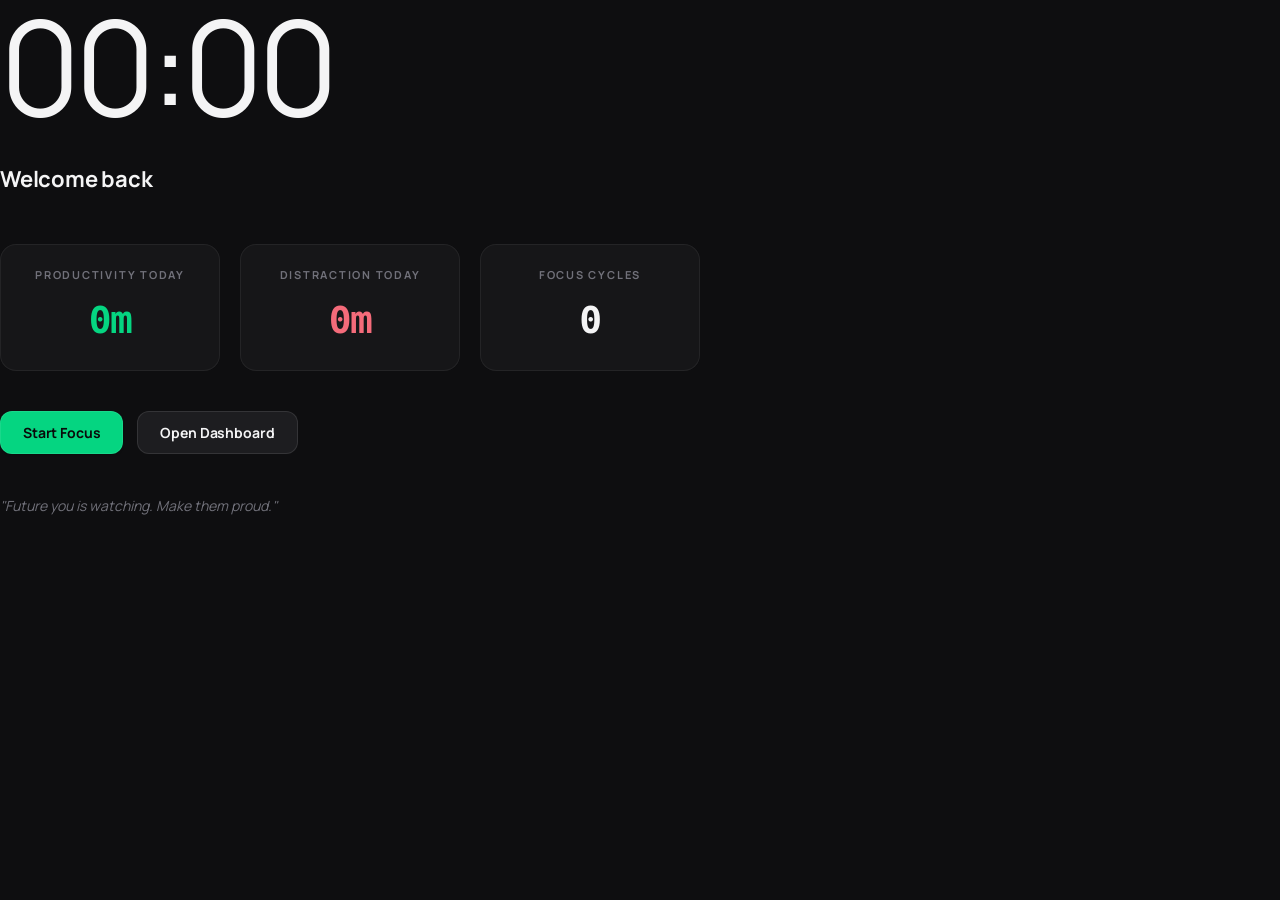
<file: newtab/index.html>
<!doctype html>
<html lang="en">
<head>
  <meta charset="utf-8" />
  <title>New Tab</title>
  <link rel="stylesheet" href="../global.css" />
  <style>
    /* Newtab-specific tokens (extends global.css) */
    :root {
      --nt-bg-grad: radial-gradient(circle at 20% 0%, #1a1a24 0%, #0a0a0d 60%);
      --nt-clock-size: 132px;
      --nt-stat-size: 38px;
      --nt-stat-radius: 16px;
      --nt-btn-radius: 12px;
    }
    html, body { height: 100%; }
    body.ff-newtab-active {
      background: var(--nt-bg-grad);
      color: var(--tx);
      display: flex;
      flex-direction: column;
      align-items: center;
      justify-content: center;
      min-height: 100vh;
      padding: 32px;
      font-variant-numeric: tabular-nums;
    }
    .clock {
      font-size: var(--nt-clock-size);
      font-weight: 200;
      letter-spacing: -6px;
      line-height: 1;
      color: var(--tx);
    }
    .date {
      font-size: 16px;
      color: var(--tx2);
      margin-top: 14px;
      font-weight: 500;
    }
    .greet {
      font-size: 22px;
      color: var(--tx);
      margin-top: 32px;
      font-weight: 700;
      letter-spacing: -0.01em;
    }
    .stats {
      display: grid;
      grid-template-columns: repeat(3, minmax(180px, 220px));
      gap: 20px;
      margin-top: 48px;
    }
    .stat {
      background: var(--bg2);
      border: 1px solid var(--bd);
      border-radius: var(--nt-stat-radius);
      padding: 22px 28px;
      text-align: center;
      backdrop-filter: blur(12px);
      -webkit-backdrop-filter: blur(12px);
    }
    .stat-lbl {
      font-size: 11px;
      letter-spacing: 0.16em;
      text-transform: uppercase;
      font-weight: 700;
      color: var(--tx3);
    }
    .stat-val {
      font-size: var(--nt-stat-size);
      font-weight: 800;
      margin-top: 10px;
      letter-spacing: -0.04em;
      font-family: ui-monospace, "SF Mono", monospace;
    }
    .stat-val.green { color: var(--green); }
    .stat-val.red   { color: var(--red); }
    .stat-val.white { color: var(--tx); }

    .actions { display: flex; gap: 14px; margin-top: 40px; }

    .quote { margin-top: 42px; color: var(--tx3); font-style: italic; font-size: 14px; }

    .live-timer {
      margin-top: 24px;
      font-size: 18px;
      color: var(--green);
      font-weight: 700;
      font-family: ui-monospace, "SF Mono", monospace;
      letter-spacing: 0.04em;
      display: none;
    }
    .live-timer.brk { color: var(--amber); }
    .live-timer.show { display: block; }
  </style>
</head>
<body>
  <div class="clock" id="clock">00:00</div>
  <div class="date"  id="date"></div>
  <div class="greet" id="greet">Welcome back</div>

  <div class="stats">
    <div class="stat">
      <div class="stat-lbl">Productivity Today</div>
      <div class="stat-val green" id="stat-prod">0m</div>
    </div>
    <div class="stat">
      <div class="stat-lbl">Distraction Today</div>
      <div class="stat-val red" id="stat-dist">0m</div>
    </div>
    <div class="stat">
      <div class="stat-lbl">Focus Cycles</div>
      <div class="stat-val white" id="stat-cycles">0</div>
    </div>
  </div>

  <div class="live-timer" id="live-timer">⏱ 25:00 remaining</div>

  <div class="actions">
    <button class="bp" id="btn-focus">Start Focus</button>
    <button class="bs"    id="btn-dash">Open Dashboard</button>
  </div>

  <div class="quote" id="quote">"Future you is watching. Make them proud."</div>

  <script src="../src/lib/constants.js"></script>
  <script src="../src/lib/storage.js"></script>
  <script src="../utils.js"></script>
  <script src="newtab.js"></script>
</body>
</html>
</file>
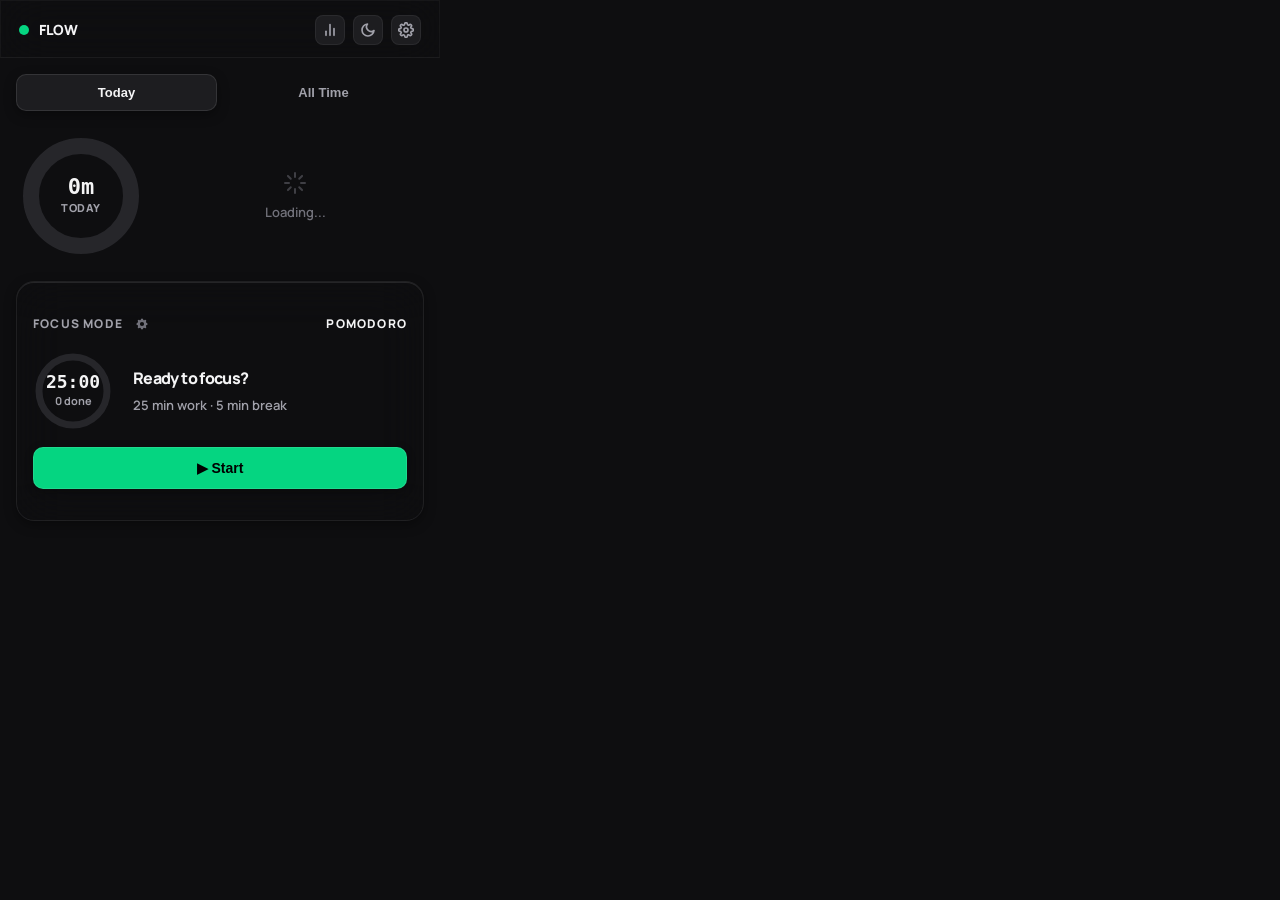
<file: popup/index.html>
<!DOCTYPE html>
<html lang="en" data-os-theme="nothing">
<head>
<meta charset="UTF-8"/>
<title>Flow</title>
<link rel="stylesheet" href="../global.css">
<style>*{box-sizing:border-box;margin:0;padding:0}body{width:440px;user-select:none}.card,.header,.focus-section{backdrop-filter:blur(24px);-webkit-backdrop-filter:blur(24px);border:1px solid rgba(255,255,255,0.04)}html.light .header,html.light .focus-section{background:rgba(255,255,255,0.92) !important;border:1px solid rgba(0,0,0,0.08) !important}html.light .goal-section{background:rgba(241,245,249,0.92) !important}.card{overflow:hidden}.bs,.bp{border-radius:var(--btn-radius);padding:12px 24px;font-size:14px;font-weight:700;cursor:pointer;transition:var(--trans);white-space:nowrap;border:none}.num,.donut-total,.leg-time,.sitetm,.goal-pct,.fr-time{font-variant-numeric:tabular-nums}.overlay{position:fixed !important;top:0 !important;left:0 !important;width:100vw !important;height:100vh !important;z-index:99999 !important;background:rgba(0,0,0,0.85);backdrop-filter:blur(8px);display:flex;align-items:center;justify-content:center}.header{display:flex;align-items:center;justify-content:space-between;padding:14px 18px 12px;border-bottom:1px solid var(--bd)}.logo{display:flex;align-items:center;gap:10px}.logo-dot{width:10px;height:10px;border-radius:50%;background:var(--green)}.logo-dot.focus-on{animation:pulse-glow 1.5s infinite;box-shadow:0 0 12px var(--green)}@keyframes pulse-glow{0%,100%{}50%{opacity:0.4}}.logo-name{font-size:14px;font-weight:800;letter-spacing:.15em;text-transform:uppercase}.streak-badge{font-size:11px;font-weight:800;background:var(--amber-bg);color:var(--amber);border:1px solid rgba(246,184,70,.3);padding:3px 8px;border-radius:99px;display:none;margin-left:6px;white-space:nowrap}.pause-warning{font-size:11px;color:var(--amber);font-weight:700;text-align:center;margin-top:6px;display:none}.header-right{display:flex;gap:8px}.icon-btn{width:30px;height:30px;border-radius:8px;border:1px solid var(--bd);background:var(--bg3);cursor:pointer;display:flex;align-items:center;justify-content:center;transition:var(--trans);color:var(--tx2)}.icon-btn:hover{background:var(--bg4);color:var(--tx);transform:translateY(-2px)}.icon-btn svg{width:16px;height:16px;stroke-width:2.5;stroke:currentColor;fill:none !important;stroke-linecap:round;stroke-linejoin:round}.time-tabs{display:flex;gap:6px;padding:16px 16px 0}.ttab{flex:1;padding:10px 0;text-align:center;border-radius:10px;border:1px solid transparent;background:none;color:var(--tx2);font-size:13px;font-weight:700;cursor:pointer;transition:var(--trans)}.ttab.act{background:var(--bg3);color:var(--tx);box-shadow:var(--shadow-sm);border-color:var(--bd2)}.donut-section{padding:20px 16px;display:flex;align-items:center;gap:20px}.donut-outer{position:relative;width:130px;height:130px;flex-shrink:0}.donut-outer svg{transform:rotate(-90deg)}.donut-center{position:absolute;inset:0;display:flex;flex-direction:column;align-items:center;justify-content:center;gap:2px}.donut-total{font-size:22px;font-weight:800;font-family:monospace;line-height:1;color:var(--tx)}.donut-sublbl{font-size:11px;color:var(--tx2);letter-spacing:.05em;text-transform:uppercase;font-weight:800}.donut-right{flex:1;display:flex;flex-direction:column;gap:10px}.legend-row{display:flex;align-items:center;gap:10px}.leg-dot{width:10px;height:10px;border-radius:50%;flex-shrink:0}.leg-info{flex:1;display:flex;justify-content:space-between;align-items:baseline}.leg-name{font-size:13px;font-weight:700;color:var(--tx)}.leg-time{font-size:13px;font-family:monospace;color:var(--tx);font-weight:700}#dynamic-list{max-height:260px;overflow-y:auto;padding-bottom:12px}#dynamic-list::-webkit-scrollbar{width:5px}#dynamic-list::-webkit-scrollbar-thumb{background:var(--bd2);border-radius:4px}.list-hdr{font-size:12px;font-weight:800;color:var(--tx3);text-transform:uppercase;letter-spacing:.1em;padding:0 16px;margin:8px 0 6px}.siterow{display:grid;grid-template-columns:minmax(100px,1fr) 110px 60px;align-items:center;gap:12px;padding:12px 16px;border-bottom:1px solid var(--bd);transition:background .2s}.sitedom{font-family:'Manrope',system-ui,-apple-system,sans-serif;font-size:14px;font-weight:700;color:var(--tx);white-space:nowrap;overflow:hidden;text-overflow:ellipsis;display:flex;align-items:center;gap:8px}.sitetm{font-size:14px;color:var(--tx);font-family:monospace;font-weight:800;text-align:right}.goal-section{margin:0 16px 16px;padding:16px;border-radius:14px;box-shadow:var(--shadow-sm);border:1px solid var(--bd);background:rgba(24,24,24,0.4);backdrop-filter:blur(12px);-webkit-backdrop-filter:blur(12px)}html.light .goal-section{background:rgba(255,255,255,0.5)}.goal-header{display:flex;justify-content:space-between;align-items:center;margin-bottom:10px}.goal-lbl{font-size:12px;font-weight:800;letter-spacing:.1em;text-transform:uppercase;color:var(--tx2)}.goal-pct{font-size:15px;font-weight:800;font-family:monospace}.goal-track{height:8px;background:var(--bg4);border-radius:99px;overflow:hidden;margin-bottom:10px}.goal-fill{height:100%;border-radius:99px;transition:width .5s ease}.goal-sub{display:flex;justify-content:space-between;font-size:12px;color:var(--tx2);font-weight:600}.focus-section{margin:0 16px 16px;padding:20px 16px;border-radius:var(--card-radius);transition:background .3s;box-shadow:var(--shadow-sm);border:1px solid var(--bd);position:relative;overflow:hidden;min-height:240px;display:flex;flex-direction:column;justify-content:center}.focus-section.work-active{background:rgba(5,213,129,.08);border-color:rgba(5,213,129,0.3);box-shadow:0 0 40px rgba(5,213,129,.07),var(--shadow-sm)}.focus-section.break-active{background:rgba(246,184,70,.08);border-color:rgba(246,184,70,0.3);box-shadow:0 0 40px rgba(246,184,70,.07),var(--shadow-sm)}.focus-top{display:flex;justify-content:space-between;align-items:center;margin-bottom:16px}.focus-lbl-group{display:flex;align-items:center;gap:8px}.focus-lbl{font-size:12px;font-weight:800;letter-spacing:.1em;text-transform:uppercase;color:var(--tx2)}.focus-phase{font-size:12px;font-weight:800;letter-spacing:.1em;text-transform:uppercase}.focus-phase.work{color:var(--green)}.focus-phase.brk{color:var(--amber)}.focus-settings-btn{background:none;border:none;color:var(--tx3);cursor:pointer;border-radius:6px;transition:var(--trans);display:inline-flex;align-items:center;justify-content:center;width:22px;height:22px}.focus-settings-btn:hover{background:var(--bg4);color:var(--tx)}.focus-settings-btn svg{width:14px;height:14px;flex-shrink:0;stroke-width:2.5}.focus-settings-panel{display:none;position:absolute;top:0;left:0;width:100%;height:100%;background:rgba(24,24,24,0.98);backdrop-filter:blur(16px);z-index:200;padding:20px;flex-direction:column;gap:12px;justify-content:center;border-radius:var(--card-radius)}html.light .focus-settings-panel{background:rgba(255,255,255,0.98)}.fsp-row{display:flex;justify-content:space-between;align-items:center}.fsp-row label{font-size:13px;font-weight:800;color:var(--tx);text-transform:uppercase}.fsp-row input{width:65px;background:var(--bg3);border:1px solid var(--bd);color:var(--tx);border-radius:8px;padding:6px;text-align:center;font-family:monospace;font-size:15px;font-weight:800;outline:none;transition:var(--trans)}.fsp-row input:hover{border-color:var(--bd3)}.fsp-row input:focus{border-color:var(--green);box-shadow:0 0 0 3px var(--green-bg);background-color:var(--bg4)}.focus-body{display:flex;align-items:center;gap:20px}.focus-ring{position:relative;width:80px;height:80px;flex-shrink:0}.focus-ring svg{transform:rotate(-90deg)}.fr-bg{fill:none;stroke:var(--bg4);stroke-width:7}.fr-fill{fill:none;stroke-width:7;stroke-linecap:round;transition:stroke-dashoffset .6s ease}.fr-fill.work{stroke:var(--green)}.fr-fill.brk{stroke:var(--amber)}.fr-inner{position:absolute;inset:0;display:flex;flex-direction:column;align-items:center;justify-content:center}.fr-time{font-size:18px;font-weight:800;font-family:monospace;line-height:1}.fr-cycles{font-size:11px;color:var(--tx2);margin-top:2px;font-weight:700}.focus-info{flex:1;min-width:0}.focus-title{font-size:16px;font-weight:800;margin-bottom:6px;letter-spacing:-0.04em}.focus-sub{font-size:13px;color:var(--tx2);font-weight:600}.focus-btns{display:flex;gap:10px;margin-top:16px}.fbtn{flex:1;padding:12px 4px;border-radius:10px;border:none;background:var(--bg4);color:var(--tx);font-size:14px;font-weight:800;cursor:pointer;transition:var(--trans)}.fbtn:hover{background:var(--bg3);transform:translateY(-2px);box-shadow:var(--shadow-sm)}.fbtn.go{background:var(--green);color:#000;box-shadow:0 2px 8px rgba(0,0,0,0.3);border:1px solid rgba(255,255,255,0.1)}.fbtn.go:hover{transform:translateY(-2px);box-shadow:0 6px 16px rgba(0,0,0,0.4);filter:brightness(1.05)}.fbtn.stop{background:rgba(244,107,122,.15);color:var(--red)}.fbtn.skip{background:var(--amber-bg);color:var(--amber);border:1px solid rgba(246,184,70,0.2)}.fbtn.skip:hover{background:rgba(246,184,70,0.25);border-color:var(--amber);transform:translateY(-2px)}.pdots span{width:12px;height:12px;border-radius:50%;background:var(--bg4);border:1px solid var(--bd2);transition:var(--trans)}.pdots span.on{background:var(--green);border-color:var(--green)}.pk{font-size:16px;padding:16px;width:100%}@keyframes phase-bounce{0%{transform:scale(0.92);opacity:0.7}50%{transform:scale(1.04)}100%{transform:scale(1);opacity:1}}@keyframes text-slide{0%{transform:translateY(8px);opacity:0}100%{transform:translateY(0);opacity:1}}.focus-ring svg{transition:transform 0.4s cubic-bezier(0.34,1.56,0.64,1)}.focus-section.phase-change .focus-ring svg{animation:phase-bounce 0.5s cubic-bezier(0.34,1.56,0.64,1)}.focus-section.phase-change .focus-title,.focus-section.phase-change .focus-sub,.focus-section.phase-change .focus-phase{animation:text-slide 0.4s cubic-bezier(0.16,1,0.3,1)}.fr-fill{transition:stroke-dashoffset 0.6s cubic-bezier(0.4,0,0.2,1),stroke 0.3s ease}.card,.focus-section{border:1px solid rgba(255,255,255,0.08);box-shadow:var(--shadow-sm),inset 0 1px 0 rgba(255,255,255,0.1)}html.light .card,html.light .focus-section{border:1px solid rgba(0,0,0,0.06);box-shadow:var(--shadow-sm),inset 0 1px 0 rgba(255,255,255,0.6)}</style>
</head>
<body>
<div class="cinematic-bg"></div>

<div id="pcOverlay" class="overlay hide">
  <div class="card" style="text-align:center;min-width:300px;padding:30px;">
    <div style="font-size:2.5rem;margin-bottom:12px">🔒</div>
    <div style="font-size:20px;font-weight:800;margin-bottom:8px">Verification</div>
    <div style="font-size:13px;color:var(--tx2);margin-bottom:24px">Enter your 6-digit PIN to continue</div>
    <div class="pdots" id="pdots" style="display:flex;justify-content:center;gap:12px;margin-bottom:24px">
      <span></span><span></span><span></span><span></span><span></span><span></span>
    </div>
    <div style="display:grid;grid-template-columns:repeat(3,1fr);gap:8px;max-width:240px;margin:0 auto">
      <button class="bs pk" data-n="1">1</button><button class="bs pk" data-n="2">2</button><button class="bs pk" data-n="3">3</button>
      <button class="bs pk" data-n="4">4</button><button class="bs pk" data-n="5">5</button><button class="bs pk" data-n="6">6</button>
      <button class="bs pk" data-n="7">7</button><button class="bs pk" data-n="8">8</button><button class="bs pk" data-n="9">9</button>
      <button class="bs pk" id="pclr">⌫</button><button class="bs pk" data-n="0">0</button><button class="bp pk" id="pcok">OK</button>
    </div>
    <div id="pcerr" class="hide" style="font-size:13px;color:var(--red);margin-top:12px;font-weight:700;">Incorrect PIN</div>
    <div style="display:flex; justify-content:center; margin-top:16px;">
      <button class="bs hide" id="pccancel" style="width:100%; max-width:240px; padding:10px;">Cancel</button>
    </div>
  </div>
</div>

<nav class="header">
  <div class="logo"><div class="logo-dot" id="logo-dot"></div><span class="logo-name" style="letter-spacing:-0.02em">Flow</span><span class="streak-badge" id="streak-badge"></span></div>
  <div class="header-right">
    <button class="icon-btn" id="btn-analytics" title="Analytics">
      <svg viewBox="0 0 24 24"><line x1="18" y1="20" x2="18" y2="10"></line><line x1="12" y1="20" x2="12" y2="4"></line><line x1="6" y1="20" x2="6" y2="14"></line></svg>
    </button>
    <button class="icon-btn" id="btn-theme" title="Toggle theme">
      <svg viewBox="0 0 24 24" id="theme-icon"><path d="M21 12.79A9 9 0 1 1 11.21 3 7 7 0 0 0 21 12.79z"></path></svg>
    </button>
    <button class="icon-btn" id="btn-settings" title="Settings">
      <svg viewBox="0 0 24 24" fill="none" stroke="currentColor" stroke-width="2" stroke-linecap="round" stroke-linejoin="round"><path d="M12 15a3 3 0 1 0 0-6 3 3 0 0 0 0 6z"/><path d="M19.4 15a1.65 1.65 0 0 0 .33 1.82l.06.06a2 2 0 0 1-2.83 2.83l-.06-.06a1.65 1.65 0 0 0-1.82-.33 1.65 1.65 0 0 0-1 1.51V21a2 2 0 0 1-4 0v-.09A1.65 1.65 0 0 0 9 19.4a1.65 1.65 0 0 0-1.82.33l-.06.06a2 2 0 0 1-2.83-2.83l.06-.06A1.65 1.65 0 0 0 4.68 15a1.65 1.65 0 0 0-1.51-1H3a2 2 0 0 1 0-4h.09A1.65 1.65 0 0 0 4.6 9a1.65 1.65 0 0 0-.33-1.82l-.06-.06a2 2 0 0 1 2.83-2.83l.06.06A1.65 1.65 0 0 0 9 4.68a1.65 1.65 0 0 0 1-1.51V3a2 2 0 0 1 4 0v.09a1.65 1.65 0 0 0 1 1.51 1.65 1.65 0 0 0 1.82-.33l.06-.06a2 2 0 0 1 2.83 2.83l-.06.06A1.65 1.65 0 0 0 19.4 9a1.65 1.65 0 0 0 1.51 1H21a2 2 0 0 1 0 4h-.09a1.65 1.65 0 0 0-1.51 1z"/></svg>
    </button>
  </div>
</nav>

<div class="time-tabs">
  <button class="ttab act" data-view="today">Today</button>
  <button class="ttab" data-view="total">All Time</button>
</div>

<div class="focus-section" id="current-site-card" style="display:none; margin:16px 16px 0; padding:16px; min-height:auto;">
  <div id="current-site-header" style="display:flex; align-items:center; gap:10px;">
    <img id="current-site-icon" style="width:16px;height:16px;border-radius:4px;">
    <span id="current-site-name" style="font-weight:800; font-size:14px; color:var(--tx); max-width:180px; overflow:hidden; text-overflow:ellipsis; white-space:nowrap;"></span>
    <div id="current-site-action" style="margin-left:auto; display:flex; align-items:center;"></div>
  </div>
  <div id="current-site-toggles" style="display:flex; flex-direction:column; gap:12px;"></div>
</div>

<div class="donut-section">
  <div class="donut-outer">
    <svg width="130" height="130" viewBox="0 0 130 130" id="donut-svg">
      <circle cx="65" cy="65" r="50" fill="none" stroke="var(--bg4)" stroke-width="16"/>
    </svg>
    <div class="donut-center"><span class="donut-total" id="donut-total">0m</span><span class="donut-sublbl" id="donut-sublbl">today</span></div>
  </div>
  <div class="donut-right" id="donut-legend">
    <div style="display:flex;flex-direction:column;align-items:center;justify-content:center;height:100%;color:var(--tx3);gap:8px;">
       <svg width="24" height="24" viewBox="0 0 24 24" fill="none" stroke="currentColor" stroke-width="2" stroke-linecap="round" stroke-linejoin="round" style="opacity:0.5; animation:spin 2s linear infinite;"><line x1="12" y1="2" x2="12" y2="6"></line><line x1="12" y1="18" x2="12" y2="22"></line><line x1="4.93" y1="4.93" x2="7.76" y2="7.76"></line><line x1="16.24" y1="16.24" x2="19.07" y2="19.07"></line><line x1="2" y1="12" x2="6" y2="12"></line><line x1="18" y1="12" x2="22" y2="12"></line><line x1="4.93" y1="19.07" x2="7.76" y2="16.24"></line><line x1="16.24" y1="7.76" x2="19.07" y2="4.93"></line></svg>
       <span style="font-size:13px;font-weight:600">Loading...</span>
    </div>
  </div>
</div>

  <div id="total-widgets" class="fade-in" style="display:none">
    <div class="focus-section" id="goal-section" style="display:none; min-height:auto; padding:16px; margin:0 16px 16px;">
      <div class="goal-header">
        <span class="goal-lbl">Weekly Goal</span>
        <div style="display:flex;align-items:center;gap:8px">
          <span class="goal-pct" id="goal-pct" style="color:var(--green)">—</span>
        </div>
      </div>
      <div class="goal-track"><div class="goal-fill" id="goal-fill" style="width:0%;background:var(--green);"></div></div>
      <div class="goal-sub"><span id="goal-done" style="color:var(--tx);font-weight:700">0h 0m done</span><span id="goal-target">Set goal in Settings</span></div>
    </div>
  </div>

<div id="today-widgets" class="fade-in">
  <div class="focus-section" id="focus-card">
    
    <div class="focus-settings-panel" id="focus-set-panel">
       <div style="display:flex;justify-content:space-between;align-items:center;margin-bottom:8px">
          <span style="font-weight:800;font-size:18px;color:var(--tx)">Timer Settings</span>
          <button id="p-close-focus" style="background:none;border:none;color:var(--tx2);cursor:pointer;font-size:22px;line-height:1;transition:var(--trans);">✕</button>
       </div>
       <div class="fsp-row"><label>Work (min)</label><input type="number" id="p-sw" min="1" max="120"></div>
       <div class="fsp-row"><label>Short Break</label><input type="number" id="p-sb" min="0" max="60"></div>
       <div class="fsp-row"><label>Long Break</label><input type="number" id="p-sl" min="0" max="60"></div>
       <div class="fsp-row"><label>Cycles</label><input type="number" id="p-sc" min="1" max="10"></div>
       <button class="bp" id="p-save-focus" style="margin-top:12px;padding:12px;font-size:15px;width:100%">Save Settings</button>
    </div>

    <div class="focus-top">
      <div class="focus-lbl-group">
        <span class="focus-lbl">Focus Mode</span>
        <button class="focus-settings-btn" id="btn-focus-set" title="Timer Settings">
          <svg viewBox="0 0 20 20" fill="currentColor"><path fill-rule="evenodd" d="M11.49 3.17c-.38-1.56-2.6-1.56-2.98 0a1.532 1.532 0 01-2.286.948c-1.372-.836-2.942.734-2.106 2.106.54.886.061 2.042-.947 2.287-1.561.379-1.561 2.6 0 2.978a1.532 1.532 0 01.947 2.287c-.836 1.372.734 2.942 2.106 2.106a1.532 1.532 0 012.287.947c.379 1.561 2.6 1.561 2.978 0a1.533 1.533 0 012.287-.947c1.372.836 2.942-.734 2.106-2.106a1.533 1.533 0 01.947-2.287c1.561-.379 1.561-2.6 0-2.978a1.532 1.532 0 01-.947-2.287c.836-1.372-.734-2.942-2.106-2.106a1.532 1.532 0 01-2.287-.947zM10 13a3 3 0 100-6 3 3 0 000 6z" clip-rule="evenodd"/></svg>
        </button>
        <div id="preset-rail" style="display:flex;gap:4px;margin-left:4px;"></div>
      </div>
      <span class="focus-phase" id="focus-phase">Pomodoro</span>
    </div>

    <div class="focus-body">
      <div class="focus-ring">
        <svg width="80" height="80" viewBox="0 0 80 80">
          <circle class="fr-bg" cx="40" cy="40" r="34"/>
          <circle class="fr-fill work" id="fr-fill" cx="40" cy="40" r="34" stroke-dasharray="213.6" stroke-dashoffset="213.6"/>
        </svg>
        <div class="fr-inner"><span class="fr-time" id="fr-time">25:00</span><span class="fr-cycles" id="fr-cycles">0 done</span></div>
      </div>
      <div class="focus-info">
        <div class="focus-title" id="focus-title">Ready to focus?</div>
        <div class="focus-sub" id="focus-sub">25 min work · 5 min break</div>
      </div>
    </div>
    <div id="pause-warning" class="pause-warning">⏱ Auto-stops in <span id="pause-countdown"></span></div>
    <div class="focus-btns">
      <button class="fbtn go" id="btn-start">▶ Start</button>
      <button class="fbtn stop" id="btn-stop" style="display:none">■ Stop</button>
      <button class="fbtn skip" id="btn-skip" style="display:none">⏭ Skip</button>
      <button class="fbtn" id="btn-pause" style="display:none">⏸ Pause</button>
    </div>
  </div>
</div>

<div id="dynamic-list" class="fade-in"></div>

<script src="../src/lib/constants.js"></script>
<script src="../src/lib/storage.js"></script>
<script src="../utils.js"></script>
<script src="popup.js"></script>
</body>
</html>
</file>
<file: global.css>
/* FocusFlow — refined design tokens & shared primitives */
@font-face{font-family:"Manrope";src:url("fonts/manrope.woff2") format("woff2");font-weight:400 800;font-style:normal;font-display:swap}

:root{
  /* palette */
  --green:#05D581;--green-bg:rgba(5,213,129,.12);--green-bd:rgba(5,213,129,.3);
  --red:#F46B7A;--red-bg:rgba(244,107,122,.12);--red-bd:rgba(244,107,122,.3);
  --blue:#5C9CFC;--blue-bg:rgba(92,156,252,.12);--blue-bd:rgba(92,156,252,.3);
  --amber:#F6B846;--amber-bg:rgba(246,184,70,.12);--amber-bd:rgba(246,184,70,.3);
  --purple:#A855F7;--purple-bg:rgba(168,85,247,.12);--purple-bd:rgba(168,85,247,.3);

  /* surface — refined dark */
  --bg:#0E0E10;
  --bg2:#161618;
  --bg3:#1D1D20;
  --bg4:#26262A;
  --bd:rgba(255,255,255,0.06);
  --bd2:rgba(255,255,255,0.10);
  --bd3:rgba(255,255,255,0.18);

  /* text */
  --tx:#F4F4F5;
  --tx2:#A1A1AA;
  --tx3:#71717A;
  --tx4:#52525B;

  /* shadows / radii / motion */
  --shadow-xs:0 1px 2px rgba(0,0,0,.25);
  --shadow-sm:0 4px 12px rgba(0,0,0,.35);
  --shadow-md:0 8px 24px rgba(0,0,0,.45);
  --shadow-lg:0 20px 56px rgba(0,0,0,.6);
  --card-radius:18px;
  --btn-radius:12px;
  --trans:all .22s cubic-bezier(.4,0,.2,1);
  --trans-fast:all .15s cubic-bezier(.4,0,.2,1);

  --display-font:Georgia, serif;
}

html.light{
  --bg:#FAFAF9;
  --bg2:#FFFFFF;
  --bg3:#F4F4F5;
  --bg4:#E7E5E4;
  --bd:rgba(0,0,0,0.06);
  --bd2:rgba(0,0,0,0.10);
  --bd3:rgba(0,0,0,0.20);
  --tx:#0C0A09;
  --tx2:#52525B;
  --tx3:#71717A;
  --tx4:#A1A1AA;
  --shadow-sm:0 2px 8px rgba(0,0,0,.06);
  --shadow-md:0 8px 20px rgba(0,0,0,.08);
  --shadow-lg:0 20px 48px rgba(0,0,0,.10);
  /* High-Contrast Accessible Accents for Light Mode */
  --green:#02854e;
  --green-bg:rgba(2,133,78,0.08);
  --green-bd:rgba(2,133,78,0.2);
  --red:#d94152;
  --red-bg:rgba(217,65,82,0.08);
  --red-bd:rgba(217,65,82,0.2);
  --blue:#1d4ed8;
  --blue-bg:rgba(29,78,216,0.08);
  --blue-bd:rgba(29,78,216,0.2);
  --amber:#b45309;
  --amber-bg:rgba(180,83,9,0.08);
  --amber-bd:rgba(180,83,9,0.2);
  --purple:#7e22ce;
  --purple-bg:rgba(126,34,206,0.08);
  --purple-bd:rgba(126,34,206,0.2);
}

html.cinematic body{background:#070310}
html.cinematic .cinematic-bg{opacity:1}
html.light .cinematic-bg{display:none}
.cinematic-bg{position:fixed;inset:0;z-index:-1;pointer-events:none;opacity:0;transition:opacity 1s ease;
  background:
    radial-gradient(circle at 15% 50%,rgba(92,156,252,.18),transparent 50%),
    radial-gradient(circle at 85% 30%,rgba(168,85,247,.18),transparent 50%);
  animation:cinematicDrift 18s infinite alternate ease-in-out}
@keyframes cinematicDrift{0%{transform:scale(1) translate(0,0)}100%{transform:scale(1.08) translate(-2%,2%)}}

*,*::before,*::after{box-sizing:border-box;margin:0;padding:0}
body{
  background:var(--bg);color:var(--tx);
  font-family:'Manrope',system-ui,-apple-system,sans-serif;
  font-size:15px;line-height:1.45;
  overflow-x:hidden;-webkit-font-smoothing:antialiased;text-rendering:optimizeLegibility;
  transition:background .35s ease,color .35s ease;
}

/* card primitive */
.card{
  background:var(--bg2);
  border:1px solid var(--bd);
  border-radius:var(--card-radius);
  box-shadow:var(--shadow-sm), inset 0 1px 0 rgba(255,255,255,.04);
  position:relative;overflow:hidden;margin-bottom:16px;
  transition:var(--trans);
}
.card:hover{border-color:var(--bd2)}
html.light .card{box-shadow:var(--shadow-sm), inset 0 1px 0 rgba(255,255,255,.6)}

/* buttons */
.bp{
  border-radius:var(--btn-radius);padding:11px 22px;
  font-family:inherit;font-size:14px;font-weight:700;letter-spacing:-.01em;
  cursor:pointer;transition:var(--trans);white-space:nowrap;
  background:var(--green);color:#0a0a0a;
  border:1px solid rgba(255,255,255,.08);
  box-shadow:var(--shadow-xs);
}
.bp:hover{transform:translateY(-1px);box-shadow:var(--shadow-sm);filter:brightness(1.06)}
.bp:active{transform:translateY(0);filter:brightness(.98)}
/* FF v6.18: small pill variant for compact contexts (popup block button etc.) */
.bp-sm{padding:5px 14px;font-size:11px;border-radius:99px;letter-spacing:.02em}

.bs{
  border-radius:var(--btn-radius);padding:11px 22px;
  font-family:inherit;font-size:14px;font-weight:700;letter-spacing:-.01em;
  cursor:pointer;transition:var(--trans);white-space:nowrap;
  background:var(--bg3);color:var(--tx);border:1px solid var(--bd2);
}
.bs:hover{background:var(--bg4);border-color:var(--bd3);transform:translateY(-1px)}
.bs:active{transform:translateY(0)}
.bs-sm{padding:5px 14px;font-size:11px;border-radius:99px;letter-spacing:.02em}
.bs-danger{
  border-radius:var(--btn-radius);padding:11px 22px;
  font-family:inherit;font-size:14px;font-weight:700;letter-spacing:-.01em;
  cursor:pointer;transition:var(--trans);white-space:nowrap;
  background:rgba(244,107,122,.15);color:var(--red);border:1px solid rgba(244,107,122,.3);
}
.bs-danger:hover{background:rgba(244,107,122,.25);border-color:rgba(244,107,122,.5);transform:translateY(-1px)}
.bs-danger:active{transform:translateY(0)}
.bs-danger-sm{padding:5px 14px;font-size:11px;border-radius:99px;letter-spacing:.02em}

/* toggle */
.tog{position:relative;display:inline-flex;cursor:pointer}
.tog input{position:absolute;opacity:0;width:0;height:0}
.ttrack{width:38px;height:22px;background:var(--bg4);border-radius:14px;border:1px solid var(--bd2);transition:var(--trans);position:relative}
.ttrack::after{content:"";position:absolute;top:2px;left:2px;width:16px;height:16px;border-radius:50%;background:var(--tx3);transition:var(--trans);box-shadow:0 1px 2px rgba(0,0,0,.3)}
.tog input:checked + .ttrack{background:var(--green-bg);border-color:var(--green)}
.tog input:checked + .ttrack::after{background:var(--green);transform:translateX(16px)}

/* numerics */
.num,.donut-total,.leg-time,.sitetm,.goal-pct,.fr-time{font-variant-numeric:tabular-nums;font-feature-settings:"tnum"}

/* motion utilities */
@keyframes fade-in-up{from{opacity:0;transform:translateY(6px)}to{opacity:1;transform:translateY(0)}}
@keyframes fade-in{from{opacity:0}to{opacity:1}}
@keyframes scale-in{from{opacity:0;transform:scale(.96)}to{opacity:1;transform:scale(1)}}
@keyframes spin{from{transform:rotate(0deg)}to{transform:rotate(360deg)}}
.fade-in{animation:fade-in-up .35s cubic-bezier(.16,1,.3,1) forwards}
.scale-in{animation:scale-in .25s cubic-bezier(.16,1,.3,1) forwards}

/* scrollbar */
::-webkit-scrollbar{width:8px;height:8px}
::-webkit-scrollbar-track{background:transparent}
::-webkit-scrollbar-thumb{background:var(--bd2);border-radius:8px}
::-webkit-scrollbar-thumb:hover{background:var(--bd3)}

/* focus rings */
button:focus-visible,input:focus-visible,select:focus-visible,textarea:focus-visible{
  outline:2px solid var(--green);outline-offset:2px;border-radius:8px;
}

/* universal, premium text input styling to avoid visual inconsistency */
input[type="text"],
input[type="number"],
input[type="date"],
input[type="password"],
select,
textarea {
  background: var(--bg3);
  border: 1px solid var(--bd2);
  color: var(--tx);
  border-radius: 10px;
  outline: none;
  transition: var(--trans);
}
input[type="text"]:hover,
input[type="number"]:hover,
input[type="date"]:hover,
input[type="password"]:hover,
select:hover,
textarea:hover {
  border-color: var(--bd3);
}
input[type="text"]:focus,
input[type="number"]:focus,
input[type="date"]:focus,
input[type="password"]:focus,
select:focus,
textarea:focus {
  border-color: var(--green) !important;
  box-shadow: 0 0 0 3px var(--green-bg) !important;
  background-color: var(--bg4) !important;
}

/* selection */
::selection{background:var(--green);color:#0a0a0a}

/* subtle grain */
.card::before{
  content:"";position:absolute;inset:0;border-radius:inherit;pointer-events:none;z-index:0;
  background-image:url("data:image/svg+xml,%3Csvg viewBox='0 0 256 256' xmlns='http://www.w3.org/2000/svg'%3E%3Cfilter id='n'%3E%3CfeTurbulence type='fractalNoise' baseFrequency='0.85' numOctaves='2' stitchTiles='stitch'/%3E%3C/filter%3E%3Crect width='100%25' height='100%25' filter='url(%23n)' opacity='0.025'/%3E%3C/svg%3E");
  background-size:128px 128px;mix-blend-mode:overlay;
}
.card>*{position:relative;z-index:1}

/* ===== refined polish: shared across dashboard / popup / blocked ===== */

/* serif display utility */
.display{font-family:var(--display-font);font-weight:400;letter-spacing:-.02em;line-height:1.05}
.display em{font-style:italic;color:var(--green)}



/* divider */
.hr{height:1px;background:var(--bd);border:0;margin:16px 0}

/* link */
a{color:var(--green);text-decoration:none;transition:var(--trans-fast)}
a:hover{text-decoration:underline;text-underline-offset:3px}

/* enhanced focus ring on icon buttons (popup/dashboard share class) */
.icon-btn{transition:var(--trans)}
.icon-btn:hover{transform:translateY(-1px)}

/* smoother toggles for popup / dashboard */
.tog input:focus-visible + .ttrack{outline:2px solid var(--green);outline-offset:2px}

/* table polish */
.siterow{transition:var(--trans-fast)}
.siterow:hover{background:var(--bg3)}

/* badge */
.tag{display:inline-flex;align-items:center;gap:4px;padding:3px 8px;border-radius:99px;font-size:10px;font-weight:800;letter-spacing:.08em;text-transform:uppercase;background:var(--bg3);border:1px solid var(--bd);color:var(--tx2)}
.tag.green{background:var(--green-bg);border-color:var(--green-bd);color:var(--green)}
.tag.red{background:var(--red-bg);border-color:var(--red-bd);color:var(--red)}
.tag.amber{background:var(--amber-bg);border-color:var(--amber-bd);color:var(--amber)}
.tag.blue{background:var(--blue-bg);border-color:var(--blue-bd);color:var(--blue)}
.tag.purple{background:var(--purple-bg);border-color:var(--purple-bd);color:var(--purple)}

/* reduce motion */
@media (prefers-reduced-motion: reduce){
  *,*::before,*::after{animation-duration:.01ms!important;animation-iteration-count:1!important;transition-duration:.01ms!important}
  .cinematic-bg{animation:none!important}
}

/* =====================================================================
   FocusFlow v6.12 — Preset Builder, Site Manager tabs, Lockdown badge,
   Study Goals relocation tweaks
   ===================================================================== */
.pb-cards { display:grid; grid-template-columns:repeat(3, 1fr); gap:12px; margin-bottom:20px; }
@media (max-width: 720px) { .pb-cards { grid-template-columns:1fr; } }
.pb-card {
  position:relative; display:flex; flex-direction:column; gap:4px;
  padding:14px; border-radius:14px; border:1px solid var(--bd2);
  background:var(--bg3); color:var(--tx); text-align:left; cursor:pointer;
  transition:var(--trans); font-family:inherit;
}
.pb-card:hover:not(:disabled) { transform:translateY(-2px); border-color:var(--bd3); }
.pb-card:disabled { cursor:not-allowed; opacity:.5; }
.pb-card.is-active { border-color:var(--green); background:var(--green-bg); }
.pb-card.is-editing { box-shadow:0 0 0 2px var(--blue), 0 0 0 4px var(--bg); }
.pb-card-emoji { font-size:24px; line-height:1; }
.pb-card-name { font-weight:800; font-size:15px; }
.pb-card-meta { font-size:12px; font-weight:700; color:var(--tx3); }
.pb-badge {
  position:absolute; right:8px; padding:2px 8px; border-radius:99px;
  font-size:9px; font-weight:800; text-transform:uppercase; letter-spacing:.08em;
}
.pb-badge-active { top:8px;  background:var(--green); color:#000; }
.pb-badge-strict { top:30px; background:var(--amber); color:#000; }

.pb-editor {
  border:1px solid var(--bd); background:var(--bg2);
  border-radius:14px; padding:18px; display:flex; flex-direction:column; gap:16px;
  transition:opacity .2s ease;
}
.pb-grid { display:grid; grid-template-columns:1fr 1fr; gap:14px; }
@media (max-width: 540px) { .pb-grid { grid-template-columns:1fr; } }
.pb-field { display:flex; flex-direction:column; gap:6px; }
.pb-strict-row {
  display:flex; align-items:flex-start; justify-content:space-between;
  gap:16px; padding-top:14px; border-top:1px solid var(--bd);
}
.pb-cats-section { display:flex; flex-direction:column; gap:8px; }
.pb-cats-title {
  font-size:11px; font-weight:800; letter-spacing:.1em; text-transform:uppercase;
  color:var(--tx3);
}
.pb-cats { display:grid; grid-template-columns:1fr 1fr; gap:8px; }
@media (max-width: 540px) { .pb-cats { grid-template-columns:1fr; } }
.pb-cat-row {
  display:flex; align-items:center; gap:10px; padding:10px 12px;
  border:1px solid var(--bd); background:var(--bg3); border-radius:10px;
  font-size:13px; font-weight:600; cursor:pointer; transition:var(--trans);
}
.pb-cat-row:hover:not(.is-disabled) { border-color:var(--bd3); }
.pb-cat-row.is-disabled { opacity:.4; cursor:not-allowed; }
.pb-cat-row input[type="checkbox"] { width:16px; height:16px; accent-color:var(--green); }
.pb-actions { display:flex; gap:10px; padding-top:6px; }


/* Site Manager pill tabs */
.sm-tabs {
  display:flex; gap:6px; background:var(--bg3); padding:6px;
  border-radius:14px; border:1px solid var(--bd);
  margin:0 0 24px; width:fit-content; max-width:100%; flex-wrap:wrap;
}
.sm-tab {
  padding:10px 18px; border-radius:10px; border:none; background:transparent;
  color:var(--tx2); font-size:13px; font-weight:700; cursor:pointer;
  transition:var(--trans); font-family:inherit;
}
.sm-tab:hover:not(.is-active) { color:var(--tx); background:rgba(255,255,255,0.03); }
.sm-tab.is-active { background:var(--bg4); color:var(--tx); box-shadow:var(--shadow-sm); border:1px solid var(--bd2); }
.sm-pane { display:none; animation:fadeIn .25s ease; }
.sm-pane.is-active { display:block; }



/* FF v6.7.0: loading spinner — used in dashboard render functions while data loads */
.ff-loading{
  display:flex;align-items:center;justify-content:center;
  padding:60px 20px;color:var(--tx3);gap:10px;
  font-size:13px;font-weight:700;font-family:inherit;
}
.ff-loading::before{
  content:"";width:18px;height:18px;border-radius:50%;flex-shrink:0;
  border:2px solid var(--bd2);border-top-color:var(--green);
  animation:spin .7s linear infinite;
}

/* FF v6.7.0: shared search input for Top Sites + Site Manager */
.ff-search{
  width:100%;max-width:320px;background:var(--bg3);
  border:1px solid var(--bd2);border-radius:10px;
  padding:10px 14px 10px 36px;color:var(--tx);
  font-size:13px;font-weight:600;font-family:inherit;
  outline:none;transition:var(--trans);
  background-image:url("data:image/svg+xml,%3Csvg xmlns='http://www.w3.org/2000/svg' width='14' height='14' viewBox='0 0 24 24' fill='none' stroke='%2371717a' stroke-width='2.5' stroke-linecap='round' stroke-linejoin='round'%3E%3Ccircle cx='11' cy='11' r='8'/%3E%3Cline x1='21' y1='21' x2='16.65' y2='16.65'/%3E%3C/svg%3E");
  background-repeat:no-repeat;background-position:12px center;
}
.ff-search:focus{border-color:var(--green);box-shadow:0 0 0 3px var(--green-bg);background-color:var(--bg4);}
.hide { display: none !important; }

/* Dashboard inline event replacements */
.top-site-pin-btn { transition: opacity 0.2s; }
.top-site-pin-btn.pinned-false { opacity: 0.25; }
.top-site-pin-btn.pinned-true { opacity: 1; }
.top-site-pin-btn:hover { opacity: 1 !important; }
.top-site-visit-btn { opacity: 0.4; transition: opacity 0.2s; }
.top-site-visit-btn:hover { opacity: 1; }
</file>
<file: dashboard/dashboard.css>
/* FF v6.7.0: @font-face removed — fonts now loaded exclusively from global.css (Problem 10). 
         All :root variables below intentionally removed too — they live in global.css now. */
    .cinematic-bg {
      position: fixed;
      inset: 0;
      z-index: -1;
      pointer-events: none;
      opacity: 0;
      transition: opacity 1s ease;
      background: radial-gradient(circle at 15% 50%, rgba(92, 156, 252, 0.15), transparent 50%), radial-gradient(circle at 85% 30%, rgba(168, 85, 247, 0.15), transparent 50%);
      animation: cinematicDrift 18s infinite alternate ease-in-out
    }

    html.cinematic .cinematic-bg {
      opacity: 1
    }

    @keyframes cinematicDrift {
      0% {
        transform: scale(1) translate(0, 0)
      }

      100% {
        transform: scale(1.08) translate(-2%, 2%)
      }
    }

    html,
    body {
      height: 100%
    }

    body {
      background: var(--bg);
      color: var(--tx);
      font-family: 'Manrope', system-ui, sans-serif;
      display: flex;
      flex-direction: column;
      font-size: 15px;
      line-height: 1.5;
      overflow-x: hidden;
      -webkit-font-smoothing: antialiased;
      transition: background 0.3s ease
    }

    .ptit,
    .focus-title {
      font-family: 'Manrope', system-ui, sans-serif;
      font-size: 32px;
      font-weight: 800;
      margin-bottom: 4px;
      letter-spacing: -0.06em
    }

    .overlay {
      position: fixed;
      inset: 0;
      z-index: 9000;
      background: rgba(0, 0, 0, .8);
      backdrop-filter: blur(8px);
      display: flex;
      align-items: center;
      justify-content: center;
      padding: 20px
    }

    .overlay.hide {
      display: none
    }

    .num,
    .acv,
    .at-val,
    .fr-time,
    .sitetm,
    .mtxt,
    .ltxt,
    .goal-pct,
    .donut-total {
      font-variant-numeric: tabular-nums
    }

    .toast {
      position: fixed;
      bottom: 40px;
      left: 50%;
      background: var(--green);
      color: #000000;
      padding: 10px 18px;
      border-radius: var(--btn-radius);
      box-shadow: var(--shadow-md);
      z-index: 999999;
      font-weight: 700;
      font-size: 13px;
      transition: all 0.3s cubic-bezier(0.16, 1, 0.3, 1);
      opacity: 1;
      transform: translateX(-50%) translateY(0);
      display: flex;
      align-items: center;
      gap: 8px
    }

    .toast.hide {
      opacity: 0;
      transform: translateX(-50%) translateY(30px);
      pointer-events: none
    }

    .toast.ok {
      border-left: none
    }

    .toast.er {
      background: var(--red);
      color: #000000;
      box-shadow: var(--shadow-md);
      border-left: none
    }

    @keyframes spin {
      100% {
        transform: rotate(360deg)
      }
    }

    .navbar {
      display: flex;
      justify-content: center;
      background: rgba(24, 24, 24, 0.65);
      backdrop-filter: blur(24px);
      -webkit-backdrop-filter: blur(24px);
      position: sticky;
      top: 0;
      z-index: 100;
      border-bottom: 1px solid rgba(255, 255, 255, 0.04);
      padding: 16px 24px;
      transition: var(--trans)
    }

    .card,
    .ac,
    .at-card {
      background: rgba(24, 24, 24, 0.65);
      backdrop-filter: blur(24px);
      -webkit-backdrop-filter: blur(24px);
      border: 1px solid rgba(255, 255, 255, 0.08);
      box-shadow: var(--shadow-sm), inset 0 1px 0 rgba(255, 255, 255, 0.1);
      border-radius: var(--card-radius);
      position: relative;
      overflow: hidden;
      transition: var(--trans)
    }

    html.light .card,
    html.light .ac,
    html.light .at-card {
      background: rgba(255, 255, 255, 0.75);
      border: 1px solid rgba(0, 0, 0, 0.05);
      box-shadow: var(--shadow-sm), inset 0 1px 0 rgba(255, 255, 255, 0.6)
    }

    html.light .navbar {
      background: rgba(255, 255, 255, 0.75);
      border-bottom: 1px solid rgba(0, 0, 0, 0.05)
    }

    html.light .ni:hover {
      background: rgba(0, 0, 0, 0.05);
      color: var(--tx)
    }

    html.light .siterow:hover {
      background: rgba(0, 0, 0, 0.02)
    }

    .nav-container {
      width: 100%;
      max-width: 1200px;
      display: flex;
      justify-content: space-between;
      align-items: center
    }

    .brand {
      display: flex;
      align-items: center;
      gap: 12px
    }

    .bdot {
      width: 12px;
      height: 12px;
      border-radius: 50%;
      background: var(--green)
    }

    .bdot.on {
      animation: pulse 2s infinite;
      box-shadow: 0 0 12px var(--green)
    }

    @keyframes pulse {

      0%,
      100% {
        opacity: 1
      }

      50% {
        opacity: .4
      }
    }

    .bname {
      font-size: 16px;
      font-weight: 800;
      letter-spacing: .15em;
      text-transform: uppercase;
      color: var(--tx)
    }

    .nav-links {
      display: flex;
      gap: 8px;
      background: var(--bg3);
      padding: 6px;
      border-radius: 14px;
      border: 1px solid var(--bd);
      margin-right: 12px
    }

    .ni {
      display: flex;
      align-items: center;
      gap: 8px;
      padding: 10px 20px;
      border-radius: 10px;
      background: transparent;
      border: none;
      color: var(--tx2);
      font-size: 14px;
      font-weight: 600;
      cursor: pointer;
      transition: var(--trans)
    }

    .ni:hover {
      color: var(--tx);
      background: rgba(255, 255, 255, 0.03)
    }

    .ni.act {
      background: var(--bg4);
      color: var(--tx);
      box-shadow: var(--shadow-sm)
    }

    .nic {
      display: flex;
      align-items: center;
      justify-content: center
    }

    .main {
      max-width: 1200px;
      margin: 0 auto;
      width: 100%;
      padding: 40px 24px;
      flex: 1
    }

    .tab {
      display: none;
      animation: fadeIn 0.3s ease
    }

    .tab.act {
      display: block
    }

    @keyframes fadeIn {
      from {
        opacity: 0;
        transform: translateY(10px)
      }

      to {
        opacity: 1;
        transform: translateY(0)
      }
    }

    #atab-overview, #atab-daily, #atab-topsites, #atab-trend, #atab-insights {
      transition: opacity 0.25s ease;
    }

    .ph {
      display: flex;
      align-items: flex-start;
      justify-content: space-between;
      margin-bottom: 24px;
      gap: 16px;
      flex-wrap: wrap
    }

    .pdesc {
      font-size: 15px;
      color: var(--tx2);
      font-weight: 500
    }

    .card {
      padding: 24px;
      margin-bottom: 20px
    }

    .ctit {
      font-size: 13px;
      font-weight: 800;
      letter-spacing: .12em;
      text-transform: uppercase;
      color: var(--tx3);
      margin-bottom: 20px;
      display: flex;
      align-items: center;
      gap: 8px
    }

    .inp,
    .sel,
    input.num {
      background: var(--bg3);
      border: 1px solid var(--bd2);
      border-radius: 12px;
      padding: 12px 16px;
      color: var(--tx);
      font-size: 14px;
      outline: none;
      transition: var(--trans);
      font-weight: 500
    }

    .inp {
      width: 100%
    }

    .inp:focus,
    .sel:focus {
      border-color: var(--green);
      box-shadow: 0 0 0 3px var(--green-bg);
      background: var(--bg4)
    }

    .num {
      width: 100px;
      text-align: center;
      -moz-appearance: textfield;
      appearance: textfield;
    }

    .num::-webkit-outer-spin-button,
    .num::-webkit-inner-spin-button {
      -webkit-appearance: none;
      appearance: none;
    }

    select option {
      background: var(--bg2);
      color: var(--tx)
    }

    .bp,
    .bs,
    .bd-btn {
      border-radius: var(--btn-radius);
      padding: 12px 24px;
      font-size: 14px;
      font-weight: 700;
      cursor: pointer;
      transition: var(--trans);
      white-space: nowrap;
      border: none
    }

    .bp {
      background: var(--green);
      color: #000;
      box-shadow: 0 2px 8px rgba(0, 0, 0, 0.3);
      border: 1px solid rgba(255, 255, 255, 0.1)
    }

    .bp:hover {
      transform: translateY(-2px);
      box-shadow: 0 6px 16px rgba(0, 0, 0, 0.4);
      filter: brightness(1.05)
    }

    .bs {
      background: var(--bg4);
      color: var(--tx);
      border: 1px solid var(--bd2)
    }

    .bs:hover {
      background: var(--bg3);
      border-color: var(--bd3);
      transform: translateY(-2px);
      box-shadow: var(--shadow-md)
    }

    .bd-btn {
      background: var(--red-bg);
      color: var(--red);
      border: 1px solid var(--red-bd)
    }

    .bd-btn:hover {
      background: rgba(244, 107, 122, 0.15);
      transform: translateY(-2px);
      box-shadow: var(--shadow-sm)
    }

    .bic {
      width: 36px;
      height: 36px;
      border-radius: 10px;
      background: var(--bg4);
      border: 1px solid var(--bd2);
      color: var(--tx2);
      cursor: pointer;
      font-size: 15px;
      display: flex;
      align-items: center;
      justify-content: center;
      transition: var(--trans);
      flex-shrink: 0
    }

    .bic:hover {
      background: var(--bg3);
      color: var(--tx);
      border-color: var(--bd3);
      transform: translateY(-2px)
    }

    .bic.del:hover {
      background: var(--red-bg);
      color: var(--red);
      border-color: var(--red-bd)
    }

    .scrub-btn {
      opacity: 0;
      background: var(--bg4);
      border: none;
      color: var(--tx3);
      width: 24px;
      height: 24px;
      border-radius: 6px;
      cursor: pointer;
      display: flex;
      align-items: center;
      justify-content: center;
      transition: var(--trans);
      font-size: 12px;
      margin-left: 8px;
      flex-shrink: 0
    }

    .db-site-pill:hover .scrub-btn {
      opacity: 1
    }

    .scrub-btn:hover {
      background: var(--red-bg);
      color: var(--red)
    }

    .view-tabs {
      display: flex;
      gap: 6px;
      background: var(--bg3);
      border-radius: 14px;
      padding: 6px;
      margin-bottom: 20px;
      width: fit-content;
      border: 1px solid var(--bd)
    }

    .vtab {
      padding: 8px 20px;
      border-radius: 10px;
      border: none;
      background: none;
      color: var(--tx2);
      font-size: 13px;
      font-weight: 700;
      cursor: pointer;
      transition: var(--trans)
    }

    .vtab.act {
      background: var(--bg4);
      color: var(--tx);
      box-shadow: var(--shadow-sm);
      border: 1px solid var(--bd2)
    }

    .vtab:hover:not(.act) {
      color: var(--tx);
      background: rgba(255, 255, 255, 0.03)
    }

    .compact-grid {
      display: grid;
      grid-template-columns: repeat(5, 1fr);
      gap: 12px;
      margin-bottom: 12px
    }

    .ac,
    .at-card {
      padding: 14px 12px;
      text-align: center;
      border-radius: var(--card-radius);
      display: flex;
      flex-direction: column;
      justify-content: center;
      align-items: center
    }

    .acv,
    .at-val {
      font-family: monospace;
      font-size: 20px;
      font-weight: 800;
      margin-bottom: 4px;
      line-height: 1.1;
      color: var(--tx)
    }

    .acv.g {
      color: var(--green)
    }

    .acv.r {
      color: var(--red)
    }

    .acv.a {
      color: var(--amber)
    }

    .acv.b {
      color: var(--blue)
    }

    .acv.w {
      color: var(--tx)
    }

    .aclbl,
    .at-lbl {
      font-size: 10px;
      color: var(--tx3);
      text-transform: uppercase;
      letter-spacing: .08em;
      font-weight: 800;
      line-height: 1
    }

    .chart-toggles {
      display: flex;
      gap: 20px;
      font-size: 13px;
      font-weight: 700;
      flex-wrap: wrap
    }

    .chart-tog-lbl {
      display: flex;
      align-items: center;
      gap: 8px;
      cursor: pointer;
      transition: var(--trans)
    }

    .chart-tog-lbl input {
      display: none
    }

    .chart-tog-dot {
      width: 12px;
      height: 12px;
      border-radius: 50%;
      transition: var(--trans);
      border: 2px solid transparent
    }

    .chart-tog-lbl input:not(:checked)+.chart-tog-dot {
      background: transparent !important;
      border-color: var(--tx3)
    }

    .chart-tog-lbl input:not(:checked)~.chart-tog-text {
      color: var(--tx3)
    }

    .chart-container {
      position: relative;
      border: 1px solid var(--bd);
      border-radius: var(--card-radius);
      background: var(--bg2);
      box-shadow: var(--shadow-sm);
      display: flex;
      flex-direction: column;
      overflow: hidden
    }

    .chart-hdr {
      padding: 16px 20px 0;
      display: flex;
      justify-content: space-between;
      align-items: center;
      flex-wrap: wrap;
      gap: 12px
    }

    .chart-wrapper {
      position: relative;
      width: 100%;
      display: flex
    }

    .y-axis {
      position: absolute;
      left: 0;
      top: 0;
      bottom: 55px;
      width: 50px;
      background: rgba(24, 24, 24, 0.85);
      backdrop-filter: blur(6px);
      border-right: 1px solid var(--bd);
      display: flex;
      flex-direction: column;
      justify-content: space-between;
      align-items: flex-end;
      padding: 20px 10px 0 0;
      pointer-events: none;
      z-index: 10
    }

    html.light .y-axis {
      background: rgba(248, 250, 252, 0.92)
    }

    .y-lbl {
      font-size: 11px;
      font-weight: 700;
      color: var(--tx3);
      font-family: system-ui;
      line-height: 1
    }

    .chart-scroll {
      overflow-x: auto;
      overflow-y: hidden;
      flex: 1;
      padding-left: 50px;
      padding-bottom: 8px
    }

    .chart-scroll::-webkit-scrollbar {
      height: 8px
    }

    .chart-scroll::-webkit-scrollbar-track {
      background: transparent
    }

    .chart-scroll::-webkit-scrollbar-thumb {
      background: var(--bd2);
      border-radius: 4px
    }

    .chart-scroll canvas {
      display: block;
      cursor: crosshair
    }

    .chart-tooltip {
      position: absolute;
      background: var(--bg3);
      border: 1px solid var(--bd2);
      padding: 8px 12px;
      border-radius: 8px;
      font-size: 13px;
      font-weight: 600;
      color: var(--tx);
      pointer-events: none;
      opacity: 0;
      transition: opacity 0.15s ease;
      box-shadow: var(--shadow-md);
      z-index: 1000;
      display: flex;
      flex-direction: column;
      gap: 4px;
      white-space: nowrap
    }


    /* ==========================================================================
         PREMIUM DAILY BREAKDOWN OVERHAUL
         ========================================================================== */
    .db-card {
      padding: 32px;
      background: rgba(24, 24, 24, 0.4);
      backdrop-filter: blur(24px);
      -webkit-backdrop-filter: blur(24px);
      border: 1px solid rgba(255, 255, 255, 0.06);
      border-radius: 20px;
      margin-bottom: 28px;
      box-shadow: 0 12px 40px rgba(0, 0, 0, 0.2);
      transition: var(--trans);
    }

    html.light .db-card {
      background: rgba(255, 255, 255, 0.45);
      border: 1px solid rgba(0, 0, 0, 0.05);
      box-shadow: 0 8px 32px rgba(0, 0, 0, 0.05);
    }

    .db-card:hover {
      border-color: rgba(255, 255, 255, 0.1);
      box-shadow: 0 16px 48px rgba(0, 0, 0, 0.3);
    }

    html.light .db-card:hover {
      border-color: rgba(0, 0, 0, 0.08);
      box-shadow: 0 12px 36px rgba(0, 0, 0, 0.08);
    }

    .db-hero {
      display: flex;
      flex-direction: column;
      align-items: stretch;
      gap: 20px;
      margin-bottom: 24px;
    }

    .db-date-wrapper {
      display: flex;
      align-items: center;
      gap: 12px;
      border-bottom: 1px solid var(--bd2);
      padding-bottom: 16px;
      margin-bottom: 4px;
    }

    .db-date {
      font-size: 15px;
      font-weight: 800;
      letter-spacing: -0.01em;
      color: var(--tx2);
      display: flex;
      align-items: center;
      gap: 0;
    }

    .db-card-header-txt {
      font-size: 14px;
      font-weight: 800;
      letter-spacing: -0.015em;
      color: var(--tx2);
      text-transform: none;
      margin: 0;
      padding: 0;
      line-height: 1.2;
      display: block;
    }

    .db-stats-grid {
      display: grid;
      grid-template-columns: repeat(5, 1fr);
      gap: 16px;
      width: 100%;
      margin-top: 0;
    }

    .db-stat-box {
      position: relative;
      background: rgba(255, 255, 255, 0.015);
      border: 1px solid rgba(255, 255, 255, 0.04);
      border-radius: 16px;
      padding: 16px 20px;
      display: flex;
      flex-direction: column;
      align-items: center;
      justify-content: center;
      text-align: center;
      gap: 8px;
      transition: var(--trans);
      overflow: hidden;
    }

    .db-stat-box::before {
      content: "";
      position: absolute;
      inset: 0;
      background: radial-gradient(circle at 100% 100%, var(--glow-color, transparent), transparent 70%);
      opacity: 0.12;
      pointer-events: none;
    }

    .db-stat-box:hover {
      transform: translateY(-2px);
      background: rgba(255, 255, 255, 0.03);
      border-color: var(--glow-border, rgba(255, 255, 255, 0.1));
      box-shadow: 0 8px 24px var(--glow-shadow, rgba(0, 0, 0, 0.15));
    }

    html.light .db-stat-box {
      background: rgba(0, 0, 0, 0.015);
      border: 1px solid rgba(0, 0, 0, 0.04);
    }

    html.light .db-stat-box:hover {
      background: rgba(0, 0, 0, 0.03);
    }

    .db-stat-info {
      display: flex;
      flex-direction: column;
      align-items: center;
      gap: 4px;
    }

    .db-stat-title {
      font-size: 11px;
      font-weight: 800;
      color: var(--tx3);
      text-transform: uppercase;
      letter-spacing: 0.08em;
    }

    .db-stat-value {
      font-size: 26px;
      font-weight: 800;
      line-height: 1.1;
      font-variant-numeric: tabular-nums;
    }

    .db-stat-icon-wrap {
      width: 44px;
      height: 44px;
      border-radius: 12px;
      display: flex;
      align-items: center;
      justify-content: center;
      font-size: 20px;
      background: var(--icon-bg, rgba(255, 255, 255, 0.03));
      border: 1px solid var(--icon-bd, rgba(255, 255, 255, 0.06));
      color: var(--icon-color, var(--tx2));
      box-shadow: inset 0 1px 0 rgba(255, 255, 255, 0.1);
    }

    .db-bar-container {
      margin: 28px 0;
    }

    .db-bar-wrap {
      height: 18px;
      border-radius: 99px;
      overflow: hidden;
      display: flex;
      background: rgba(255, 255, 255, 0.03);
      border: 1px solid rgba(255, 255, 255, 0.04);
      box-shadow: inset 0 2px 4px rgba(0, 0, 0, 0.2);
      transition: var(--trans);
    }

    html.light .db-bar-wrap {
      background: rgba(0, 0, 0, 0.04);
      border: 1px solid rgba(0, 0, 0, 0.03);
      box-shadow: inset 0 1px 2px rgba(0, 0, 0, 0.05);
    }

    .db-bar-segment {
      height: 100%;
      transition: width 0.4s ease;
      position: relative;
    }

    .db-bar-segment::after {
      content: "";
      position: absolute;
      inset: 0;
      background: linear-gradient(to bottom, rgba(255, 255, 255, 0.15), transparent 50%, rgba(0, 0, 0, 0.1));
    }

    .db-bar-legend {
      display: flex;
      justify-content: center;
      gap: 20px;
      margin-top: 12px;
      flex-wrap: wrap;
    }

    .db-bar-legend-item {
      display: flex;
      align-items: center;
      gap: 8px;
      font-size: 12px;
      font-weight: 700;
      color: var(--tx2);
    }

    .db-bar-legend-dot {
      width: 8px;
      height: 8px;
      border-radius: 50%;
    }

    .db-timeline-card {
      margin-top: 28px;
      padding-top: 24px;
      border-top: 1px solid var(--bd);
    }

    .db-timeline-title {
      font-size: 12px;
      font-weight: 800;
      color: var(--tx3);
      letter-spacing: 0.1em;
      text-transform: uppercase;
      margin-bottom: 12px;
      display: flex;
      align-items: center;
      gap: 8px;
    }

    .db-timeline-container {
      position: relative;
      height: 32px;
      background: rgba(255, 255, 255, 0.015);
      border-radius: 12px;
      overflow: hidden;
      border: 1px solid rgba(255, 255, 255, 0.04);
      box-shadow: inset 0 2px 4px rgba(0, 0, 0, 0.15);
    }

    html.light .db-timeline-container {
      background: rgba(0, 0, 0, 0.015);
      border-color: rgba(0, 0, 0, 0.05);
      box-shadow: inset 0 1px 2px rgba(0, 0, 0, 0.05);
    }

    .db-timeline-gridline {
      position: absolute;
      top: 0;
      bottom: 0;
      width: 1px;
      background: repeating-linear-gradient(to bottom, var(--bd) 0, var(--bd) 4px, transparent 4px, transparent 8px);
      z-index: 1;
    }

    .db-timeline-block {
      position: absolute;
      height: 20px;
      top: 6px;
      border-radius: 4px;
      opacity: 0.9;
      z-index: 2;
      box-shadow: 0 1px 4px rgba(0, 0, 0, 0.15);
      transition: transform 0.2s;
    }

    .db-timeline-block:hover {
      transform: scaleY(1.15);
      z-index: 3;
      opacity: 1;
      filter: brightness(1.1);
    }

    .db-timeline-labels {
      display: flex;
      justify-content: space-between;
      font-size: 11px;
      color: var(--tx3);
      font-weight: 700;
      margin-top: 10px;
      text-transform: uppercase;
      letter-spacing: 0.05em;
      padding: 0 4px;
    }

    .db-sites-grid {
      display: grid;
      grid-template-columns: repeat(auto-fill, minmax(240px, 1fr));
      gap: 16px;
      margin-top: 32px;
      padding-top: 28px;
      border-top: 1px solid var(--bd);
    }

    .db-site-pill {
      display: flex;
      align-items: center;
      justify-content: space-between;
      padding: 12px 18px;
      background: rgba(255, 255, 255, 0.015);
      border-radius: 14px;
      border: 1px solid rgba(255, 255, 255, 0.04);
      border-left: 4px solid var(--border-color, transparent);
      box-shadow: 0 4px 12px rgba(0, 0, 0, 0.1);
      transition: var(--trans);
    }

    html.light .db-site-pill {
      background: rgba(0, 0, 0, 0.015);
      border-color: rgba(0, 0, 0, 0.04);
    }

    .db-site-pill:hover {
      transform: translateY(-3px);
      background: rgba(255, 255, 255, 0.03);
      border-color: rgba(255, 255, 255, 0.08);
      box-shadow: 0 8px 24px rgba(0, 0, 0, 0.2);
    }

    html.light .db-site-pill:hover {
      background: rgba(0, 0, 0, 0.03);
      border-color: rgba(0, 0, 0, 0.06);
      box-shadow: 0 6px 16px rgba(0, 0, 0, 0.06);
    }

    .db-site-left {
      display: flex;
      align-items: center;
      gap: 12px;
      min-width: 0;
      flex: 1;
    }

    .db-site-dom {
      font-family: 'Inter', system-ui, sans-serif;
      font-size: 14px;
      font-weight: 700;
      color: var(--tx);
      white-space: nowrap;
      overflow: hidden;
      text-overflow: ellipsis;
      padding-right: 8px;
    }

    .db-site-time {
      font-size: 13px;
      font-weight: 800;
      color: var(--tx2);
      flex-shrink: 0;
      font-family: monospace;
      display: flex;
      align-items: center;
      background: rgba(255, 255, 255, 0.03);
      padding: 4px 8px;
      border-radius: 8px;
      border: 1px solid rgba(255, 255, 255, 0.04);
    }

    html.light .db-site-time {
      background: rgba(0, 0, 0, 0.03);
      border-color: rgba(0, 0, 0, 0.03);
    }
    .top-site-pin-btn:hover { color: var(--tx); }
    .top-site-visit-btn:hover { color: var(--tx); }

    .lhdr,
    .brow,
    .siterow {
      display: grid;
      align-items: center;
      padding: 12px 20px;
      width: 100%
    }

    .lhdr {
      padding: 8px 20px;
      font-size: 11px;
      letter-spacing: .1em;
      text-transform: uppercase;
      color: var(--tx3);
      font-weight: 800;
      border-bottom: 1px solid var(--bd2);
      margin-bottom: 8px
    }

    .brow {
      background: var(--bg3);
      border: 1px solid var(--bd);
      border-radius: 12px;
      margin-bottom: 8px;
      transition: var(--trans);
      gap: 16px
    }

    .brow:hover {
      border-color: var(--bd3);
      background: var(--bg4);
      transform: translateY(-2px);
      box-shadow: var(--shadow-sm)
    }

    .lhdr-rules,
    .brow-rules {
      grid-template-columns: minmax(180px, 2.5fr) 140px 180px 120px minmax(120px, 1fr) 80px;
      transition: var(--trans)
    }

    .bulk-mode .lhdr-rules,
    .bulk-mode .brow-rules {
      grid-template-columns: 30px minmax(180px, 2.5fr) 140px 180px 120px minmax(120px, 1fr)
    }

    .bulk-cb {
      display: none;
      width: 18px;
      height: 18px;
      accent-color: var(--green);
      cursor: pointer
    }

    .bulk-mode .bulk-cb {
      display: block
    }

    .bulk-mode .ract {
      display: none
    }

    .siterow {
      grid-template-columns: minmax(180px, 2fr) 110px 75px 75px;
      gap: 8px;
      border-bottom: 1px solid var(--bd);
      transition: var(--trans)
    }

    .siterow:hover {
      background: rgba(255, 255, 255, 0.02)
    }

    .siterow:last-child {
      border-bottom: none
    }

    .dom {
      font-family: 'Inter', system-ui, sans-serif;
      font-size: 14px;
      font-weight: 700;
      color: var(--tx);
      word-break: break-all;
      display: flex;
      align-items: center;
      gap: 10px
    }

    .cbadge {
      font-size: 11px;
      padding: 4px 12px;
      border-radius: 999px;
      font-weight: 800;
      display: inline-flex;
      align-items: center;
      justify-content: center;
      white-space: nowrap
    }

    .mtxt {
      font-size: 13px;
      color: var(--tx2);
      font-weight: 600
    }

    .stxt {
      font-size: 12px;
      color: var(--tx2);
      word-break: break-all
    }

    .ract {
      display: flex;
      gap: 8px;
      justify-content: flex-end
    }

    .empty {
      text-align: center;
      padding: 80px 20px;
      color: var(--tx3);
      display: flex;
      flex-direction: column;
      align-items: center;
      justify-content: center;
      height: 100%
    }

    .empty p {
      font-size: 15px;
      line-height: 1.6;
      font-weight: 600;
      margin-top: 12px
    }

    .stat-pill {
      background: var(--bg4);
      border: 1px solid var(--bd2);
      border-radius: 8px;
      padding: 6px 4px;
      font-family: monospace;
      font-weight: 800;
      color: var(--tx);
      font-size: 13px;
      text-align: center
    }

    .trow {
      display: flex;
      align-items: center;
      justify-content: space-between;
      gap: 24px;
      padding: 20px 0;
      border-top: 1px solid var(--bd)
    }

    .trow:first-of-type {
      border-top: none;
      padding-top: 0
    }

    .tlbl {
      font-size: 15px;
      font-weight: 700;
      color: var(--tx);
      margin-bottom: 6px
    }

    .tdesc {
      font-size: 13px;
      color: var(--tx2);
      line-height: 1.5
    }

    .tog {
      position: relative;
      display: inline-flex;
      cursor: pointer
    }

    .tog input {
      position: absolute;
      opacity: 0;
      width: 0;
      height: 0
    }

    .ttrack {
      width: 50px;
      height: 28px;
      background: var(--bg3);
      border-radius: 14px;
      border: 1px solid var(--bd2);
      transition: var(--trans);
      position: relative
    }

    .ttrack::after {
      content: "";
      position: absolute;
      top: 3px;
      left: 3px;
      width: 20px;
      height: 20px;
      border-radius: 50%;
      background: var(--tx3);
      transition: var(--trans)
    }

    .tog input:checked+.ttrack {
      background: var(--green-bg);
      border-color: var(--green)
    }

    .tog input:checked+.ttrack::after {
      background: var(--green);
      transform: translateX(22px)
    }

    .cat-squares {
      display: grid;
      grid-template-columns: repeat(auto-fit, minmax(130px, 1fr));
      gap: 16px
    }

    .cat-sq {
      border-radius: 16px;
      border: 2px solid var(--bd);
      padding: 16px 8px;
      text-align: center;
      cursor: pointer;
      transition: var(--trans);
      background: var(--bg3)
    }

    .cat-sq:hover {
      border-color: var(--bd3);
      transform: translateY(-4px);
      background: var(--bg4)
    }

    .cat-sq.selected {
      border-width: 2px;
      background: var(--bg4)
    }

    .cat-sq-icon {
      font-size: 28px;
      margin-bottom: 8px
    }

    .cat-sq-name {
      font-size: 13px;
      font-weight: 800;
      line-height: 1.2
    }

    .cat-sq-count {
      font-size: 11px;
      color: var(--tx3);
      margin-top: 4px;
      font-weight: 700
    }

    .sgrid {
      display: grid;
      grid-template-columns: 1fr 1fr;
      gap: 20px;
      margin-bottom: 20px
    }

    .srow {
      display: flex;
      flex-direction: column;
      gap: 8px
    }

    .slbl {
      font-size: 13px;
      color: var(--tx2);
      font-weight: 700
    }

    .day-label-badge {
      display: inline-flex;
      align-items: center;
      justify-content: center;
      gap: 8px;
      padding: 6px 12px;
      background: rgba(255, 255, 255, 0.03);
      border: 1px solid rgba(255, 255, 255, 0.08);
      border-radius: 99px;
      font-size: 12px;
      font-weight: 700;
      color: var(--tx2);
      text-transform: uppercase;
      letter-spacing: 0.05em;
      margin-bottom: 24px
    }

    html.light .day-label-badge {
      background: rgba(0, 0, 0, 0.03);
      border-color: rgba(0, 0, 0, 0.08)
    }

    .day-dot {
      width: 6px;
      height: 6px;
      border-radius: 50%;
      background: var(--green);
      box-shadow: 0 0 8px var(--green)
    }

    .focus-layout {
      display: grid;
      grid-template-columns: 320px 1fr 340px;
      gap: 32px;
      align-items: start
    }

    .focus-layout .card {
      padding: 32px 24px;
      margin-bottom: 24px
    }

    .history-scroll {
      overflow-y: auto;
      padding-right: 8px;
      flex: 1
    }

    .history-scroll::-webkit-scrollbar {
      width: 6px
    }

    .history-scroll::-webkit-scrollbar-track {
      background: transparent
    }

    .history-scroll::-webkit-scrollbar-thumb {
      background: var(--bd2);
      border-radius: 10px
    }

    .pdots span {
      width: 12px;
      height: 12px;
      border-radius: 50%;
      background: var(--bg4);
      transition: var(--trans);
      border: 1px solid var(--bd2)
    }

    .pdots span.on {
      background: var(--green);
      border-color: var(--green)
    }

    #ruleModal .card {
      max-height: 85vh;
      display: flex;
      flex-direction: column;
      padding: 0
    }

    #ruleModal .modal-header {
      padding: 32px 32px 16px;
      border-bottom: 1px solid var(--bd);
      flex-shrink: 0
    }

    #ruleModal .modal-body {
      padding: 24px 32px;
      overflow-y: auto;
      flex: 1
    }

    #ruleModal .modal-footer {
      padding: 16px 32px 32px;
      border-top: 1px solid var(--bd);
      flex-shrink: 0;
      display: flex;
      gap: 16px;
      justify-content: flex-end
    }

    #ruleModal .modal-body::-webkit-scrollbar {
      width: 6px
    }

    #ruleModal .modal-body::-webkit-scrollbar-track {
      background: transparent
    }

    #ruleModal .modal-body::-webkit-scrollbar-thumb {
      background: var(--bd2);
      border-radius: 10px
    }

    #lock-danger:checked+.ttrack {
      background: rgba(244, 107, 122, 0.2);
      border-color: var(--red)
    }

    #lock-danger:checked+.ttrack::after {
      background: var(--red)
    }

    @media (max-width:1100px) {
      .focus-layout {
        grid-template-columns: 1fr;
        gap: 32px
      }

      .history-scroll {
        height: auto;
        min-height: auto;
        max-height: 400px
      }

      .siterow,
      .lhdr {
        grid-template-columns: 1fr 100px 80px 80px
      }

      .siterow .sel,
      .lhdr span:nth-child(2) {
        display: none
      }
    }

    @media (max-width:768px) {
      .nav-container {
        flex-direction: column;
        gap: 16px
      }

      .compact-grid,
      .cat-squares {
        grid-template-columns: repeat(2, 1fr)
      }

      .trow {
        flex-direction: column;
        align-items: flex-start;
        gap: 12px
      }
    }


    .card>*,
    .ac>*,
    .at-card>*,
    .navbar>* {
      position: relative;
      z-index: 1
    }

    @keyframes phase-bounce {
      0% {
        transform: scale(0.92);
        opacity: 0.7
      }

      50% {
        transform: scale(1.04)
      }

      100% {
        transform: scale(1);
        opacity: 1
      }
    }

    @keyframes text-slide {
      0% {
        transform: translateY(8px);
        opacity: 0
      }

      100% {
        transform: translateY(0);
        opacity: 1
      }
    }

    .c-checkbox-group {
      display: flex;
      flex-direction: column;
      gap: 10px;
      margin-top: 12px
    }

    .c-checkbox-lbl {
      display: flex;
      align-items: center;
      gap: 10px;
      font-size: 14px;
      color: var(--tx);
      cursor: pointer;
      padding: 8px 12px;
      background: var(--bg3);
      border-radius: 8px;
      border: 1px solid var(--bd2);
      transition: var(--trans)
    }

    .c-checkbox-lbl:hover {
      background: var(--bg4)
    }

    .c-checkbox-lbl input {
      accent-color: var(--green);
      width: 16px;
      height: 16px;
      cursor: pointer
    }

    .fbtn.skip {
      background: var(--amber-bg);
      color: var(--amber);
      border: 1px solid rgba(246, 184, 70, 0.2)
    }

    .fbtn.skip:hover {
      background: rgba(246, 184, 70, 0.25);
      border-color: var(--amber);
      transform: translateY(-2px)
    }

    /* FF v6.7: active day labels turn green in edit-rule modal */
    .m-day-cb-label.active,
    label:has(.m-day-cb:checked),
    .nsched-day-lbl:has(input:checked) {
      background: var(--green-bg) !important;
      border-color: var(--green-bd) !important;
      color: var(--green) !important;
    }

    /* Premium Clickable Capsule Card Checkboxes for Goals */
    .goal-cb-lbl {
      display: flex;
      align-items: center;
      gap: 10px;
      padding: 12px 16px;
      background: var(--bg3);
      border: 1px solid var(--bd2);
      border-radius: 12px;
      font-size: 14px;
      font-weight: 700;
      color: var(--tx2);
      cursor: pointer;
      transition: all 0.2s ease;
      user-select: none;
    }

    .goal-cb-lbl:hover {
      background: var(--bg4);
      border-color: var(--bd3);
      transform: translateY(-1px);
    }

    .goal-cb-lbl:has(input:checked) {
      background: var(--green-bg) !important;
      border-color: var(--green) !important;
      color: var(--green) !important;
      box-shadow: 0 0 12px rgba(2, 133, 78, 0.15);
    }

    .goal-cb-lbl input {
      accent-color: var(--green);
      width: 16px;
      height: 16px;
      cursor: pointer;
    }

    /* FF v6.7: advanced tweaks grid alignment fix */
    .adv-tweaks-grid {
      align-items: stretch !important;
    }

    .adv-tweaks-grid .card,
    .adv-tweaks-grid>* {
      height: 100%;
      box-sizing: border-box;
    }

    /* FF v6.7: floating save button animation */
    @keyframes fadeIn {
      from {
        opacity: 0;
        transform: translateY(8px);
      }

      to {
        opacity: 1;
        transform: none;
      }
    }

    #floating-save-btn {
      animation: fadeIn 0.2s;
    }

    /* Tactile Preset Switches & Edit Modal CSS */
    .preset-card {
      transition: all 0.25s cubic-bezier(0.4, 0, 0.2, 1) !important;
    }

    .preset-card:hover {
      background: rgba(255, 255, 255, 0.04) !important;
      border-color: var(--bd3) !important;
      transform: translateY(-4px);
      box-shadow: 0 8px 24px rgba(0, 0, 0, 0.25) !important;
    }

    html.light .preset-card:hover {
      background: rgba(0, 0, 0, 0.02) !important;
    }

    .preset-card.is-active {
      background: var(--green-bg) !important;
      border-color: var(--green) !important;
      box-shadow: 0 0 16px rgba(5, 213, 129, 0.2) !important;
    }

    .preset-card.is-active:hover {
      box-shadow: 0 0 20px rgba(5, 213, 129, 0.3) !important;
    }

    /* Quick Play & Options Hover Show-up */
    .preset-card .preset-card-actions {
      opacity: 0.35;
      transform: translateY(2px);
      transition: all 0.25s cubic-bezier(0.4, 0, 0.2, 1);
    }

    .preset-card:hover .preset-card-actions,
    .preset-card.is-active .preset-card-actions {
      opacity: 1;
      transform: translateY(0);
    }

    .preset-play-btn:hover {
      transform: scale(1.15) !important;
      background: var(--green) !important;
      color: #000 !important;
      box-shadow: 0 0 10px rgba(5, 213, 129, 0.4);
    }

    .preset-edit-btn:hover {
      transform: scale(1.15) !important;
      background: var(--bg3) !important;
      border-color: var(--bd3) !important;
    }

    @keyframes modalSlideIn {
      from {
        opacity: 0;
        transform: scale(0.92) translateY(12px);
      }

      to {
        opacity: 1;
        transform: scale(1) translateY(0);
      }
    }

    #ff-preset-edit-modal .card {
      animation: modalSlideIn 0.3s cubic-bezier(0.34, 1.56, 0.64, 1);
      box-shadow: 0 24px 64px rgba(0, 0, 0, 0.65);
      background: rgba(24, 24, 24, 0.85) !important;
      backdrop-filter: blur(28px) !important;
      -webkit-backdrop-filter: blur(28px) !important;
      border: 1px solid rgba(255, 255, 255, 0.1) !important;
    }

    html.light #ff-preset-edit-modal .card {
      background: rgba(255, 255, 255, 0.88) !important;
      border: 1px solid rgba(0, 0, 0, 0.08) !important;
    }
</file>
